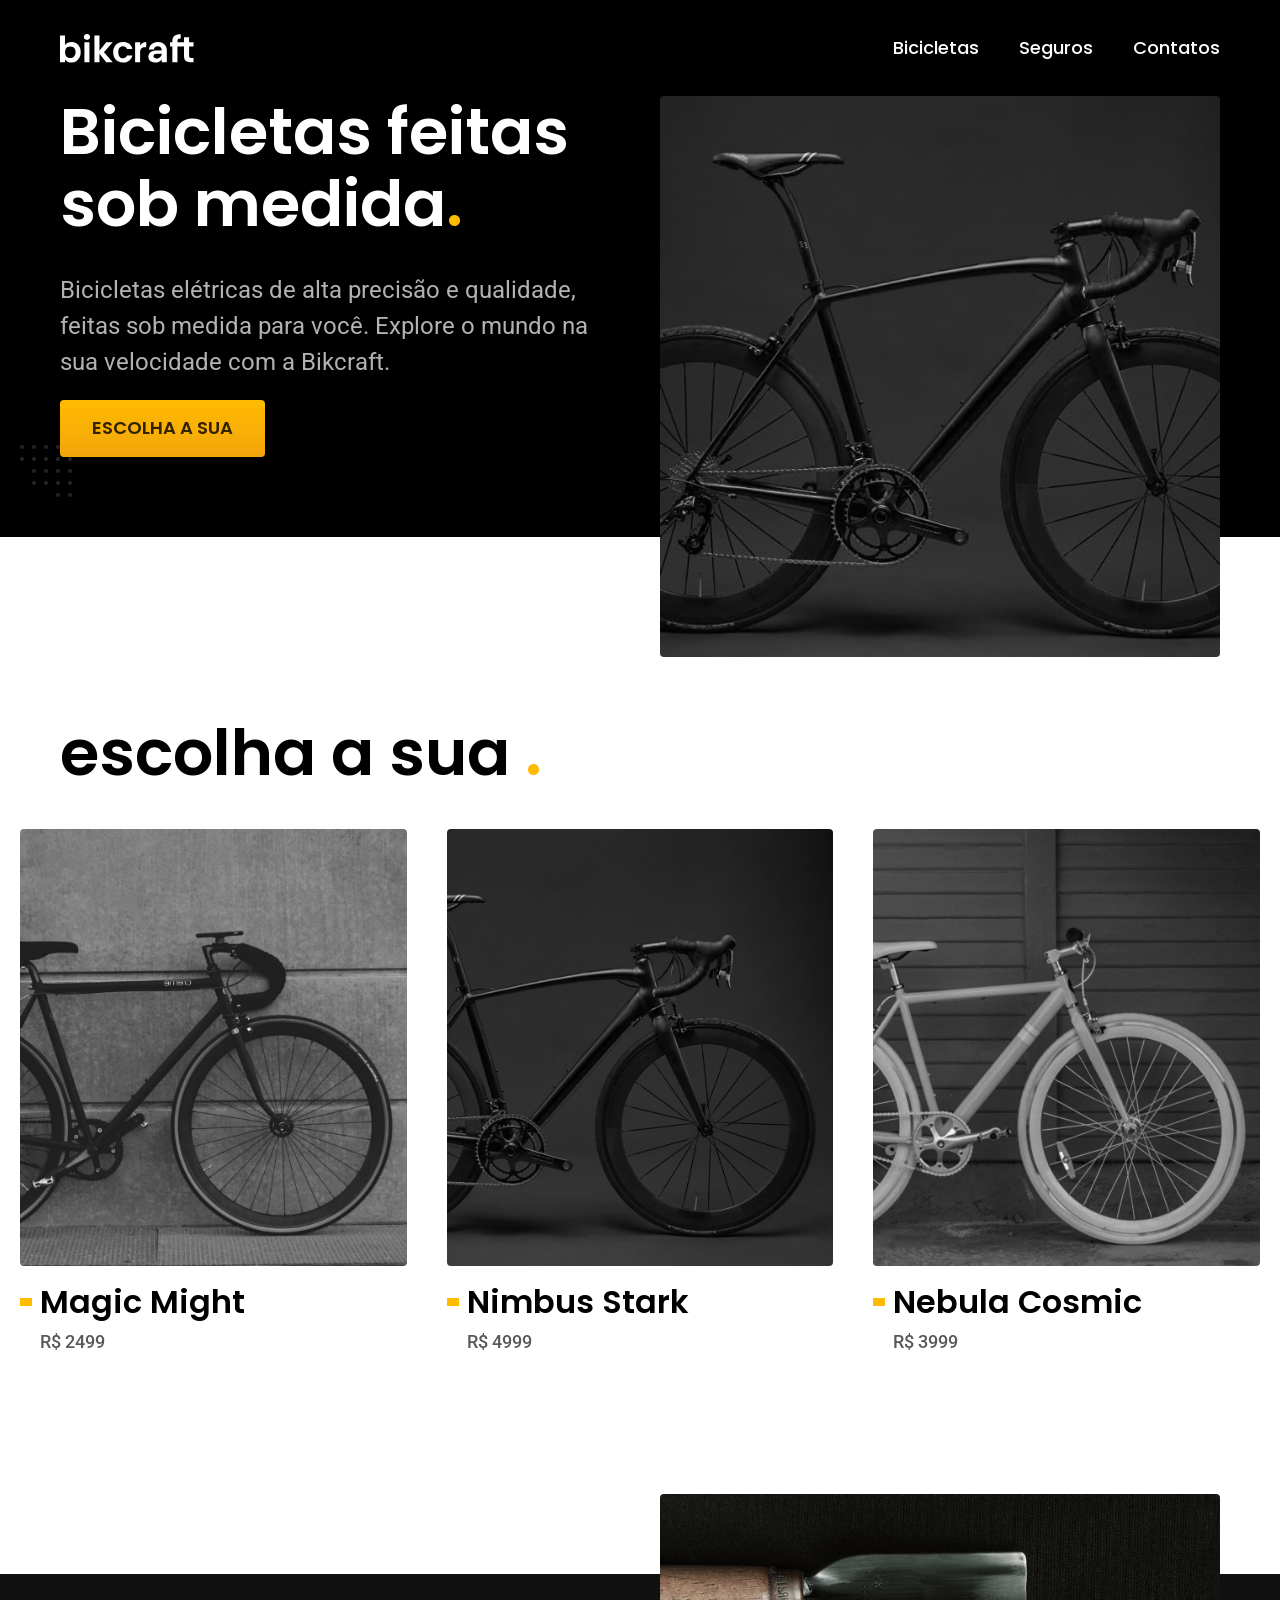
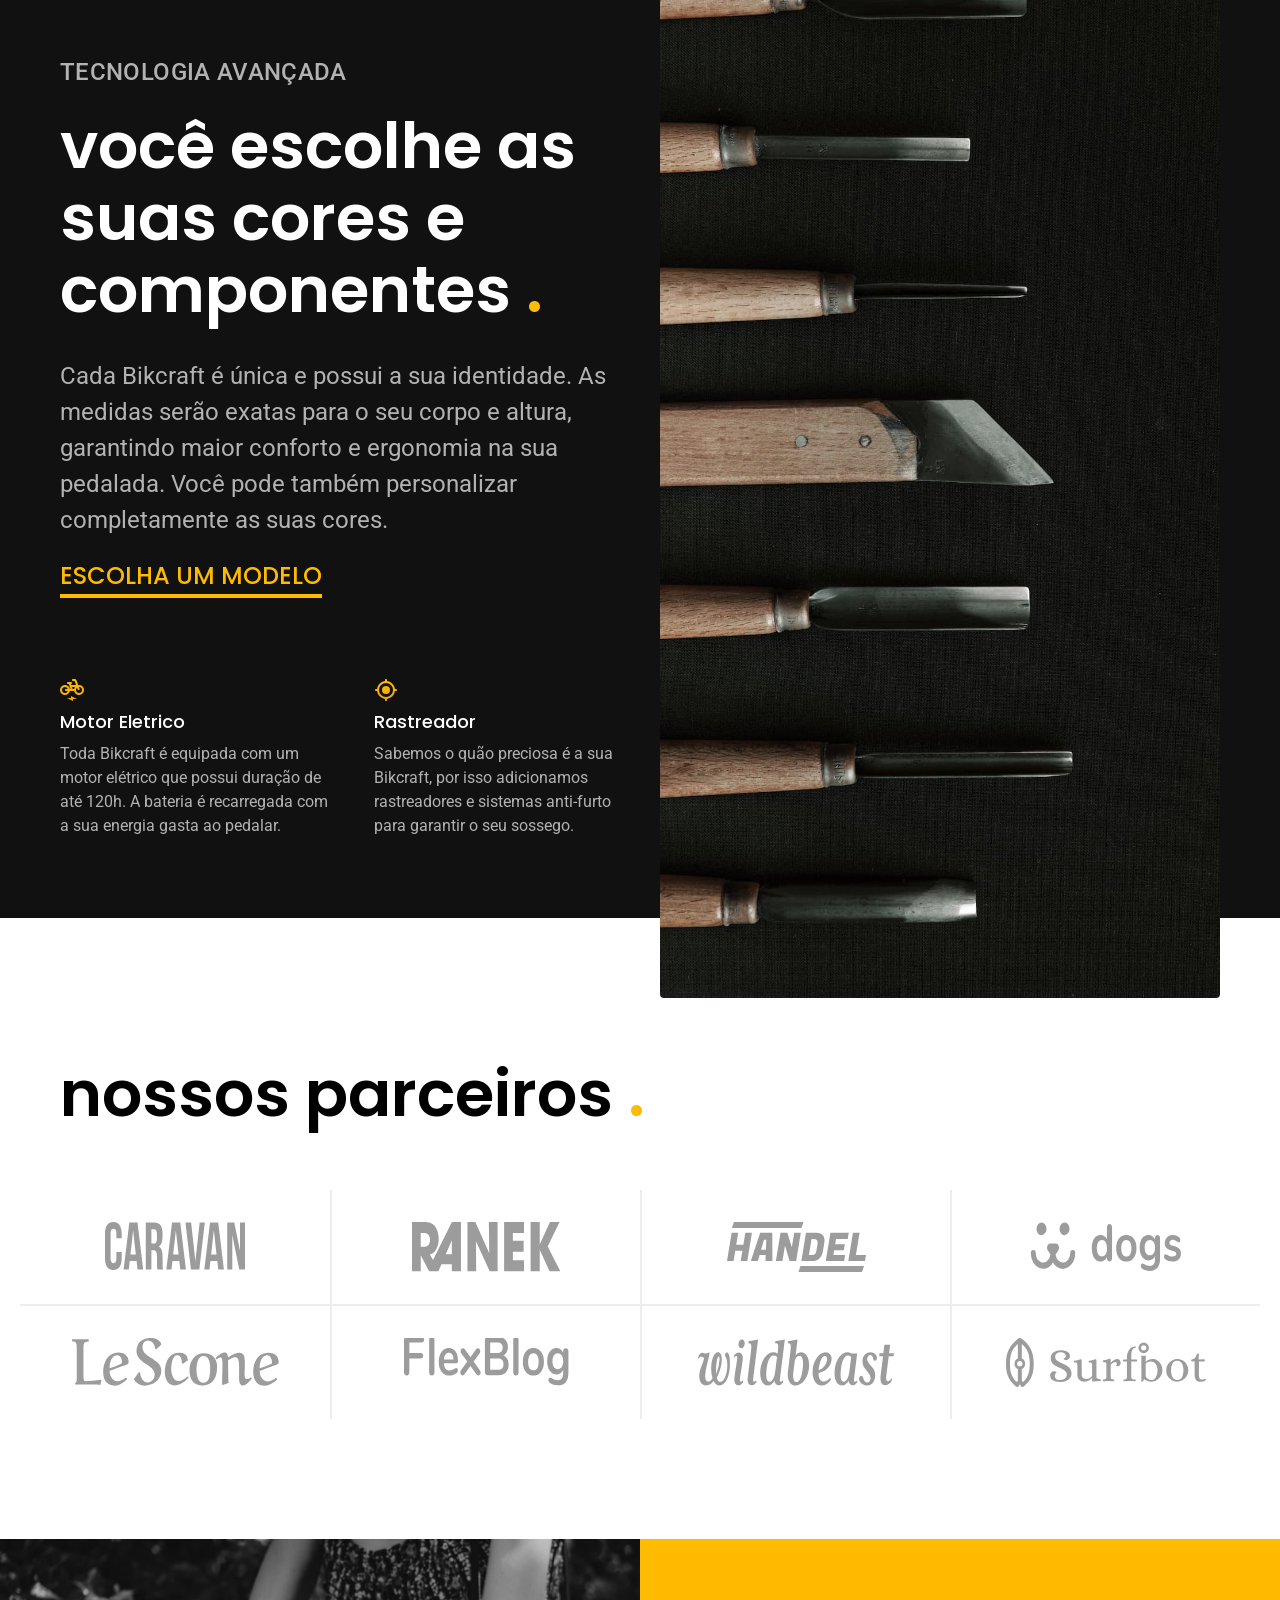
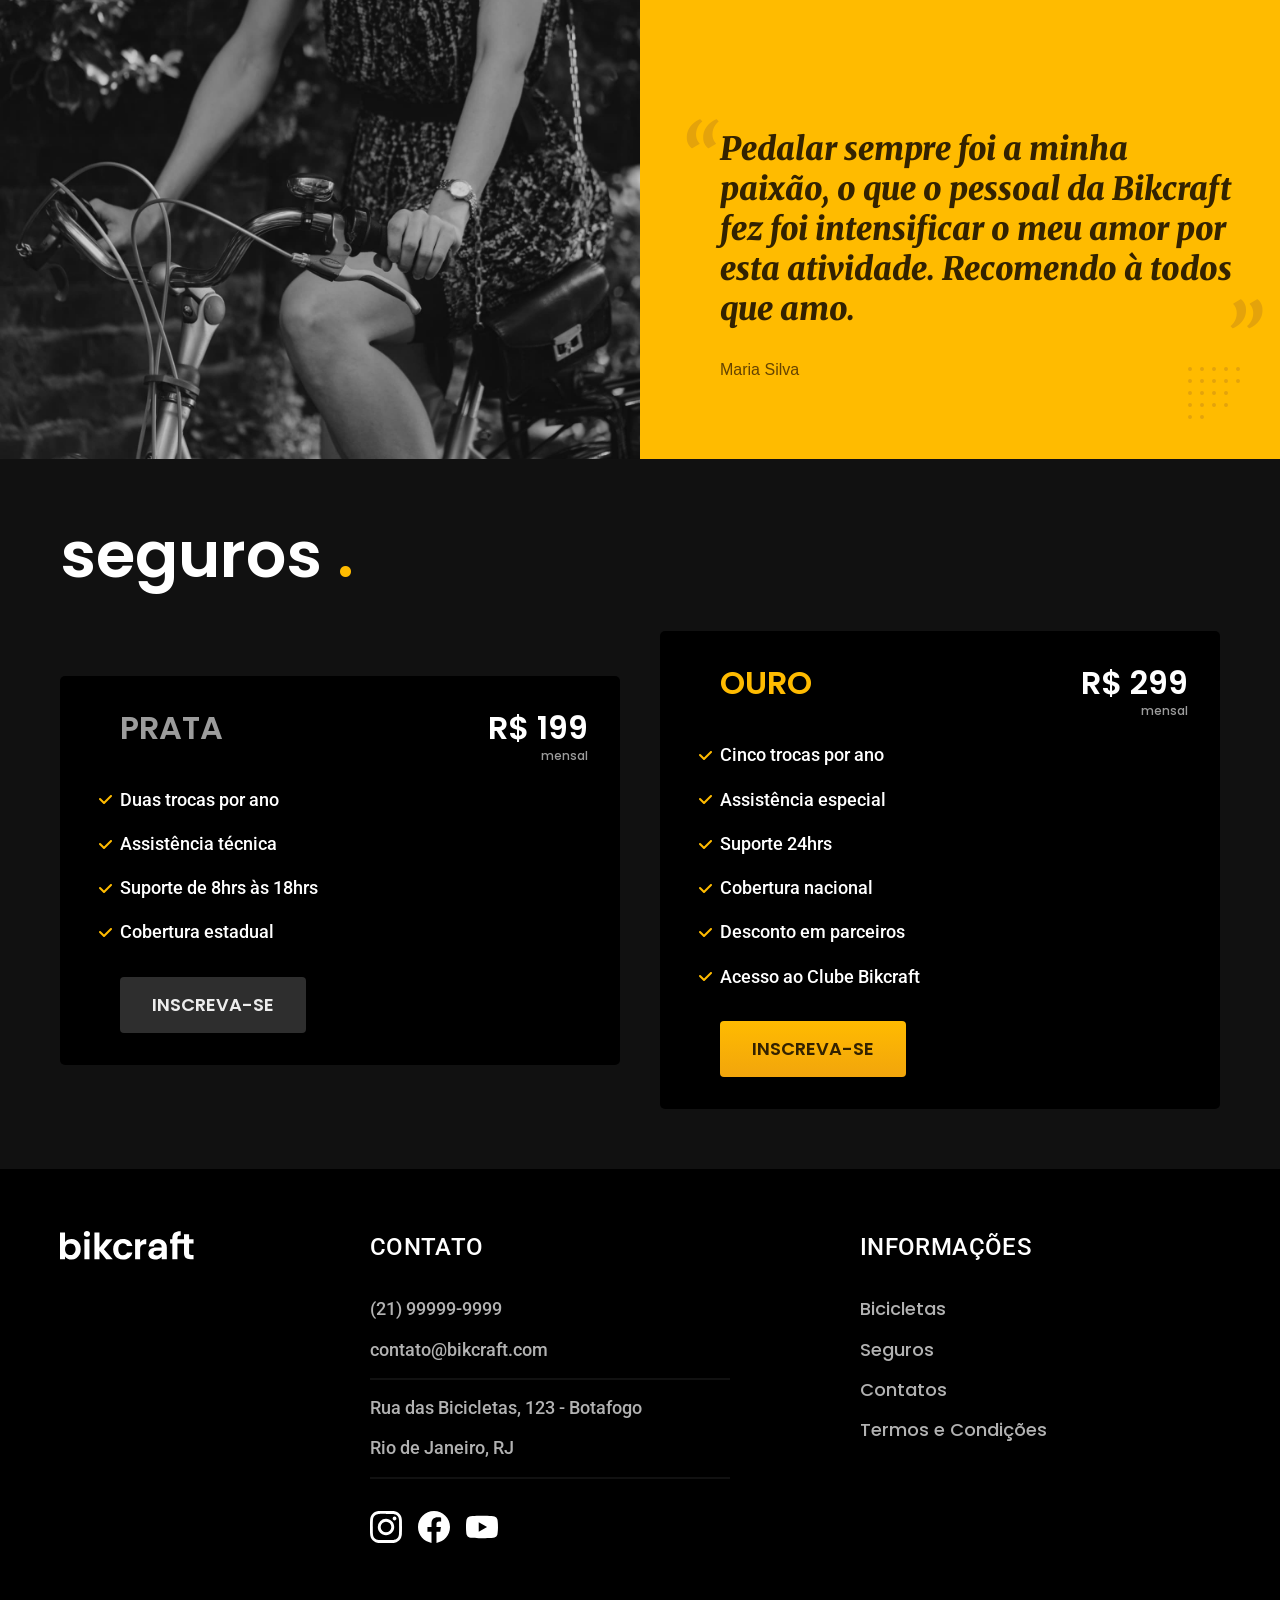
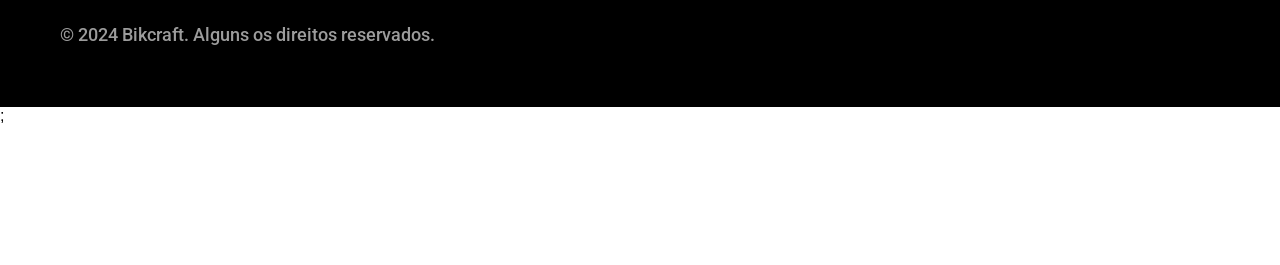
<file: index.html>
<!DOCTYPE html>
<html lang="pt-BR">
<head>
    <meta charset="UTF-8">
    <meta name="viewport" content="width=device-width, initial-scale=1.0">
    <meta name="description" content="Bicicletas elétricas de alta precisão e qualidade,  feitas sob medida para o cliente. Explore o mundo na sua velocidade com a Bikcraft.">
    <title>BikCraft - Bicicletas Elétricas</title>
    <link rel="preload" href="./css/style.min.css" as="style">
    <link rel="stylesheet" href="./css/style.min.css">
    <link rel="icon" href="./favicon.svg" type="image/svg+xml"> 
    <link rel="preconnect" href="https://fonts.googleapis.com">
    <link rel="preconnect" href="https://fonts.gstatic.com" crossorigin>
    <link href="https://fonts.googleapis.com/css2?family=Poppins:wght@400;600&family=Roboto:ital,wght@0,400..500;1,400..500&family=Merriweather:ital,opsz,wght@1,18..144,900&display=swap" rel="stylesheet">
    <script>document.documentElement.classList.add('js');</script>
</head>
<body id="home">
    <header class="header-bg">
        <div class="header container">
            <a class="header-logo" href="./"><img src="./img/bikcraft.svg" width="136" height="32" alt="BikCraft"></a>
            <nav aria-label="primaria">
                <ul class="header-menu font-1-m cor-0">
                    <li><a href="./bicicletas.html">Bicicletas</a></li>
                    <li><a href="./seguros.html">Seguros</a></li>
                    <li><a href="./contatos.html">Contatos</a></li>  
                </ul>   
            </nav>
        </div>
    </header>
    <main class="introducao-bg">
        <div class="introducao container">
            <div class="introducao-conteudo">
                <h1 class="font-1-xxl cor-0 fadeInDown" data-anime="200">Bicicletas feitas sob medida<span class="cor-p1">.</span></h1>
                <p class="font-2-l cor-5 fadeInDown" data-anime="400">Bicicletas elétricas de alta precisão e qualidade, feitas sob medida para você. Explore o mundo na sua velocidade com a Bikcraft.</p>
                <a class="btn fadeInDown" href="./bicicletas.html" data-anime="600">Escolha a sua</a>
            </div>
            <picture class="introducao-img fadeInDown" data-anime="800">
                <source media="(max-width: 800px)" srcset="./img/bicicletas/nimbus.jpg">
                <img src="./img/fotos/introducao.jpg" width="1280" height="1600" alt="Bicleta elátrica preta.">
            </picture>
        </div>
    </main>
    <article class="bicicletas-lista">
        <h2 class="container font-1-xxl">escolha a sua <span class="cor-p1">.</span></h2>
        <ul>
            <li>
                <a href="./bicicletas/magic.html">
                    <img src="./img/bicicletas/magic-home.jpg" width="920" height="1040" alt="Bicleta elátrica preta.">
                    <h3 class="font-1-xl">Magic Might</h3>
                    <span class="font-2-m cor-8">R$ 2499</span>
                </a>
            </li>
            <li>
                <a href="./bicicletas/nimbus.html">
                    <img src="./img/bicicletas/nimbus-home.jpg" width="920" height="1040" alt="Bicleta elátrica pricipal.">
                    <h3 class="font-1-xl">Nimbus Stark</h3>
                    <span class="font-2-m cor-8">R$ 4999</span>
                </a>
            </li>
            <li>
                <a href="./bicicletas/nebula.html">
                    <img src="./img/bicicletas/nebula-home.jpg" width="920" height="1040" alt="Bicleta elátrica braca.">
                    <h3 class="font-1-xl">Nebula Cosmic</h3>
                    <span class="font-2-m cor-8">R$ 3999</span>
                </a>
            </li>
        </ul>
    </article>
    <article class=" tecnologia-bg">
        <div class="tecnologia container">
            <div class="tecnologia-conteudo">
                <span class="font-2-l-b cor-5">Tecnologia Avançada</span>
                <h2 class="font-1-xxl cor-0">você escolhe as suas cores e componentes <span class="cor-p1">.</span></h2>
                <p class="font-2-l cor-5">Cada Bikcraft é única e possui a sua identidade. As medidas serão exatas para o seu corpo e altura, garantindo maior conforto e ergonomia na sua pedalada. Você pode também personalizar completamente as suas cores.</p>
                <a class ="link" href="./bicicletas.html">Escolha um modelo</a>
                <div class="tecnologia-vantagens">
                    <div>
                        <img src="./img/icones/eletrica.svg" width="24" height="24" alt="Ícone de uma bicicleta elétrica.">
                        <h3 class="font-1-m cor-0">Motor Eletrico</h3>
                        <p class="font-2-s cor-5">Toda Bikcraft é equipada com um motor elétrico que possui duração de até 120h. A bateria é recarregada com a sua energia gasta ao pedalar.</p>
                    </div>
                    <div>
                        <img src="./img/icones/rastreador.svg" width="24" height="24" alt="Ícone de rastreador.">
                        <h3 class="font-1-m cor-0">Rastreador</h3>
                        <p class="font-2-s cor-5">Sabemos o quão preciosa é a sua Bikcraft, por isso adicionamos rastreadores e sistemas anti-furto para garantir o seu sossego.</p>
                    </div>
                </div>
            </div>
            <div class="tecnologia-img">
                <img src="./img/fotos/tecnologia.jpg" width="1280" height="1920" alt="Bicleta elátrica preta."> 
            </div>
        </div>
    </article>
    <section class="parceiros" aria-label="Nossos Parceiros"> 
        <h2 class="container font-1-xxl">nossos parceiros <span class="cor-p1">.</span></h2>
        <ul>
            <li>
                <img src="./img/parceiros/caravan.svg" width="140" height="38" alt="Caravan">
            </li>
            <li>
                <img src="./img/parceiros/ranek.svg" width="149" height="36" alt="Ranek">
            </li>
            <li>
                <img src="./img/parceiros/handel.svg" width="139" height="50" alt="Handel">
            </li>
            <li>
                <img src="./img/parceiros/dogs.svg" width="152" height="39" alt="Dogs">
            </li>
            <li>
                <img src="./img/parceiros/lescone.svg" width="208" height="41"alt="Lesconde">
            </li>
            <li>
                <img src="./img/parceiros/flexblog.svg" width="165" height="38" alt="Flexblog">
            </li>
            <li>
                <img src="./img/parceiros/wildbeast.svg" width="196" height="34" alt="Wildbeast">
            </li>
            <li>
                <img src="./img/parceiros/surfbot.svg" width="200" height="49" alt="Surfbot">
            </li>
        </ul>
    </section>
    <section class="depoimento" aria-label="Depoimento">
        <div>
            <img src="./img/fotos/depoimento.jpg" width="1560" height="1360" alt="Foto de uma mulher andando de bicicleta.">
        </div>
        <div class="depoimento-conteudo">
            <blockquote class="font-1-xl cor-p5">
                <p>
                    Pedalar sempre foi a minha paixão, o que o pessoal da Bikcraft fez foi intensificar o meu amor por esta atividade. Recomendo à todos que amo.
                </p>
            </blockquote>
            <span class="font-2-m-b cor-p4">Maria Silva</span>
    </section>
    <article class="seguros-bg">
        <div class="seguros container">
            <h2 class="font-1-xxl cor-0">seguros <span class="cor-p1">.</span></h2>
            <div class="seguros-item">
                <h3 class="font-1-xl cor-6">PRATA</h3>
                <span class="font-1-xl cor-0">R$ 199 <span class="font-1-xs cor-6">mensal</span></span>
                <ul class="font-2-m cor-0">
                    <li>Duas trocas por ano</li>
                    <li>Assistência técnica</li>
                    <li>Suporte de 8hrs às 18hrs</li>
                    <li>Cobertura estadual</li>
                </ul>
                <a class="btn secundario" href="./orcamento.html">Inscreva-se</a>
            </div>
            <div class="seguros-item">
                <h3 class="font-1-xl cor-p1">OURO</h3>
                <span class="font-1-xl cor-0">R$ 299 <span class="font-1-xs cor-6">mensal</span></span>
                <ul class="font-2-m cor-0">
                    <li>Cinco trocas por ano</li>
                    <li>Assistência especial</li>
                    <li>Suporte 24hrs</li>
                    <li>Cobertura nacional</li>
                    <li>Desconto em parceiros</li>
                    <li>Acesso ao Clube Bikcraft</li>
                </ul>
                <a class="btn" href="./orcamento.html">Inscreva-se</a>
            </div>
        </div>
    </article>

    <footer class="footer-bg">
        <div class="footer container">
            <div class="footer-logo">
                <img src="./img/bikcraft.svg" width="136" height="32" alt="BikCraft">
            </div>
            <div class="footer-contato">
                <h3 class="font-2-l-b cor-0">Contato</h3>
                <ul class="font-2-m cor-5">
                    <li><a href="tel:+5521999999999">(21) 99999-9999</a></li>
                    <li><a href="mailto:contato@bikcraft.com">contato@bikcraft.com</a></li>
                    <li><a href="https://goo.gl/maps/xyz" target="_blank">Rua das Bicicletas, 123 - Botafogo</a></li>
                    <li>Rio de Janeiro, RJ</li>
                </ul>
                <div class="footer-redes">
                    <a href="./" target="_blank"><img src="./img/redes/instagram.svg" width="32" height="32" alt="Instagram"></a>
                    <a href="./" target="_blank"><img src="./img/redes/facebook.svg" width="32" height="32" alt="Facebook"></a>
                    <a href="./" target="_blank"><img src="./img/redes/youtube.svg" width="32" height="32" alt="YouTube"></a>
                </div>
            </div>
            <div class="footer-informacoes">
                <h3 class="font-2-l-b cor-0">Informações</h3>
                <nav class="footer-nav" aria-label="secundaria">
                    <ul class="footer-menu font-1-m cor-5">
                        <li><a href="./bicicletas.html">Bicicletas</a></li>
                        <li><a href="./seguros.html">Seguros</a></li>
                        <li><a href="./contatos.html">Contatos</a></li>
                        <li><a href="./termos.html">Termos e Condições</a></li>
                    </ul> 
                </nav>
            </div>
            <p class="font-2-m cor-6 footer-copy">© 2024 Bikcraft. Alguns os direitos reservados.</p>
        </div>
    </footer>
    <script src="./js/plugins/simple-anime.js"></script>;
    <script src="./js/script.js"></script>
</body>
</html>
</file>
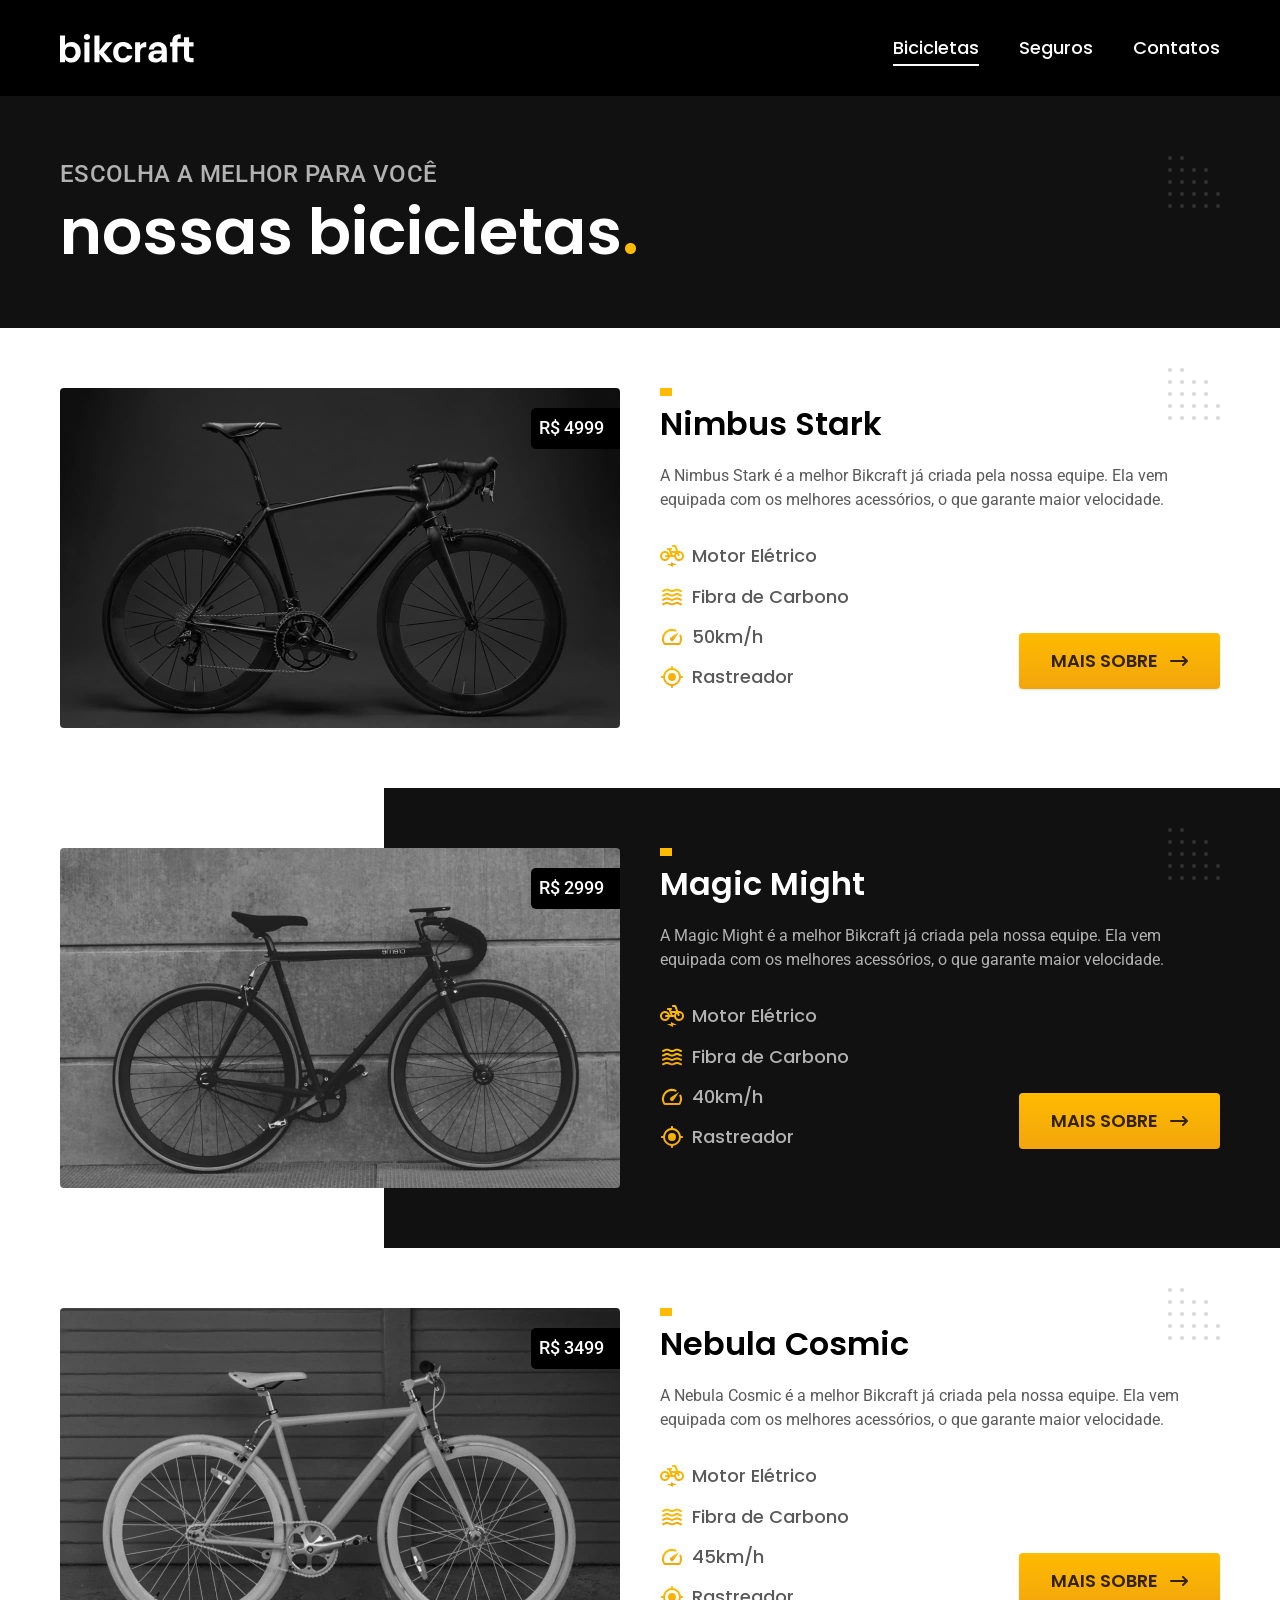
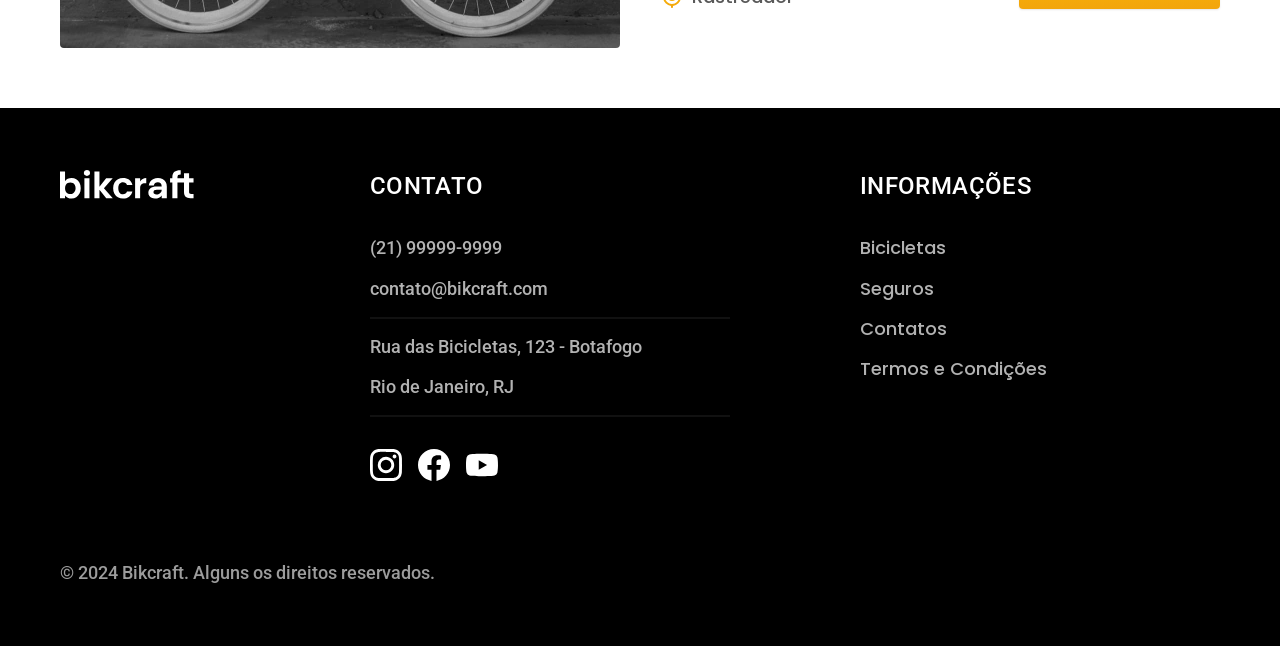
<file: bicicletas.html>
<!DOCTYPE html>
<html lang="pt-BR">
<head>
    <meta charset="UTF-8">
    <meta name="viewport" content="width=device-width, initial-scale=1.0">
    <meta name="description" content="Bicicletas.">
    <title>Bicicletas | BikCraft</title>
    <link rel="preload" href="./css/style.min.css" as="style">
        <link rel="stylesheet" href="./css/style.min.css">
    <link rel="icon" href="./favicon.svg" type="image/svg+xml"> 
    <link rel="preconnect" href="https://fonts.googleapis.com">
    <link rel="preconnect" href="https://fonts.gstatic.com" crossorigin>
    <link href="https://fonts.googleapis.com/css2?family=Poppins:wght@400;600&family=Roboto:ital,wght@0,400..500;1,400..500&family=Merriweather:ital,opsz,wght@1,18..144,900&display=swap" rel="stylesheet">
    <script>document.documentElement.classList.add('js');</script>
</head>
<body id="bicicletas">
    <header class="header-bg">
        <div class="header container">
            <a class="header-logo" href="./"><img src="./img/bikcraft.svg" alt="BikCraft"></a>
            <nav aria-label="primaria">
                <ul class="header-menu font-1-m cor-0">
                    <li><a href="./bicicletas.html">Bicicletas</a></li>
                    <li><a href="./seguros.html">Seguros</a></li>
                    <li><a href="./contatos.html">Contatos</a></li>  
                </ul>   
            </nav>
        </div>
    </header>

    <main>
        <div class="titulo-bg">
            <div class="titulo container">
                <p class="font-2-l-b cor-5">Escolha a melhor para você</p>
                <h1 class="font-1-xxl cor-0">nossas bicicletas<span class="cor-p1">.</span></h1>
            </div>
        </div>
        <div class="bicicletas container">
                <div class="bicicletas-imagem">
                    <img src="./img/bicicletas/nimbus.jpg" alt="Bicicleta preta Bikcraft.">
                    <span class="font-2-m cor-0">R$ 4999</span>
                </div>
                <div class="bicicletas-conteudo">
                    <h2 class="font-1-xl">Nimbus Stark</h2>
                    <p class="font-2-s cor-8">A Nimbus Stark é a melhor Bikcraft já criada pela nossa equipe. Ela vem equipada com os melhores acessórios, o que garante maior velocidade.</p>
                    <ul class="font-1-m cor-8">
                        <li><img src="./img/icones/eletrica.svg" alt="">Motor Elétrico</li>
                        <li><img src="./img/icones/carbono.svg" alt="">Fibra de Carbono</li>
                        <li><img src="./img/icones/velocidade.svg" alt="">50km/h</li>
                        <li><img src="./img/icones/rastreador.svg" alt="">Rastreador</li>
                    </ul>
                    <a class="btn seta" href="./bicicletas/nimbus.html">Mais sobre</a>
                </div>
            </div>
        <div class="bicicletas-bg">
            <div class="bicicletas container">
                    <div class="bicicletas-imagem">
                        <img src="./img/bicicletas/magic.jpg" alt="Bicicleta cinza Bikcraft.">
                        <span class="font-2-m cor-0">R$ 2999</span>
                    </div>
                    <div class="bicicletas-conteudo">
                    <h2 class="font-1-xl cor-0">Magic Might</h2>
                    <p class="font-2-s cor-5">A Magic Might é a melhor Bikcraft já criada pela nossa equipe. Ela vem equipada com os melhores acessórios, o que garante maior velocidade.</p>
                    <ul class="font-1-m cor-5">
                        <li><img src="./img/icones/eletrica.svg" alt="">Motor Elétrico</li>
                        <li><img src="./img/icones/carbono.svg" alt="">Fibra de Carbono</li>
                        <li><img src="./img/icones/velocidade.svg" alt="">40km/h</li>
                        <li><img src="./img/icones/rastreador.svg" alt="">Rastreador</li>
                    </ul>
                    <a class="btn seta" href="./bicicletas/magic.html">Mais sobre</a>
                </div>
            </div>
        </div>
        <div class="bicicletas container">
                <div class="bicicletas-imagem">
                    <img src="./img/bicicletas/nebula.jpg" alt="Bicicleta branca Bikcraft.">
                    <span class="font-2-m cor-0">R$ 3499</span>
                </div>
                <div class="bicicletas-conteudo">
                    <h2 class="font-1-xl">Nebula Cosmic</h2>
                    <p class="font-2-s cor-8">A Nebula Cosmic é a melhor Bikcraft já criada pela nossa equipe. Ela vem equipada com os melhores acessórios, o que garante maior velocidade.</p>
                    <ul class="font-1-m cor-8">
                        <li><img src="./img/icones/eletrica.svg" alt="">Motor Elétrico</li>
                        <li><img src="./img/icones/carbono.svg" alt="">Fibra de Carbono</li>
                        <li><img src="./img/icones/velocidade.svg" alt="">45km/h</li>
                        <li><img src="./img/icones/rastreador.svg" alt="">Rastreador</li>
                    </ul>
                    <a class="btn seta" href="./bicicletas/nebula.html">Mais sobre</a>
                </div>
        </div>
    </main>

    <footer class="footer-bg">
        <div class="footer container">
            <div class="footer-logo">
                <img src="./img/bikcraft.svg" alt="BikCraft">
            </div>
            <div class="footer-contato">
                <h3 class="font-2-l-b cor-0">Contato</h3>
                <ul class="font-2-m cor-5">
                    <li><a href="tel:+5521999999999">(21) 99999-9999</a></li>
                    <li><a href="mailto:contato@bikcraft.com">contato@bikcraft.com</a></li>
                    <li><a href="https://goo.gl/maps/xyz" target="_blank">Rua das Bicicletas, 123 - Botafogo</a></li>
                    <li>Rio de Janeiro, RJ</li>
                </ul>
                <div class="footer-redes">
                    <a href="./" target="_blank"><img src="./img/redes/instagram.svg" alt="Instagram"></a>
                    <a href="./" target="_blank"><img src="./img/redes/facebook.svg" alt="Facebook"></a>
                    <a href="./" target="_blank"><img src="./img/redes/youtube.svg" alt="YouTube"></a>
                </div>
            </div>
            <div class="footer-informacoes">
                <h3 class="font-2-l-b cor-0">Informações</h3>
                <nav class="footer-nav" aria-label="secundaria">
                    <ul class="footer-menu font-1-m cor-5">
                        <li><a href="./bicicletas.html">Bicicletas</a></li>
                        <li><a href="./seguros.html">Seguros</a></li>
                        <li><a href="./contatos.html">Contatos</a></li>
                        <li><a href="./termos.html">Termos e Condições</a></li>
                    </ul> 
                </nav>
            </div>
            <p class="font-2-m cor-6 footer-copy">© 2024 Bikcraft. Alguns os direitos reservados.</p>
        </div>
    </footer>
    <script src="./js/script.js"></script>
</body>
</html>
</file>
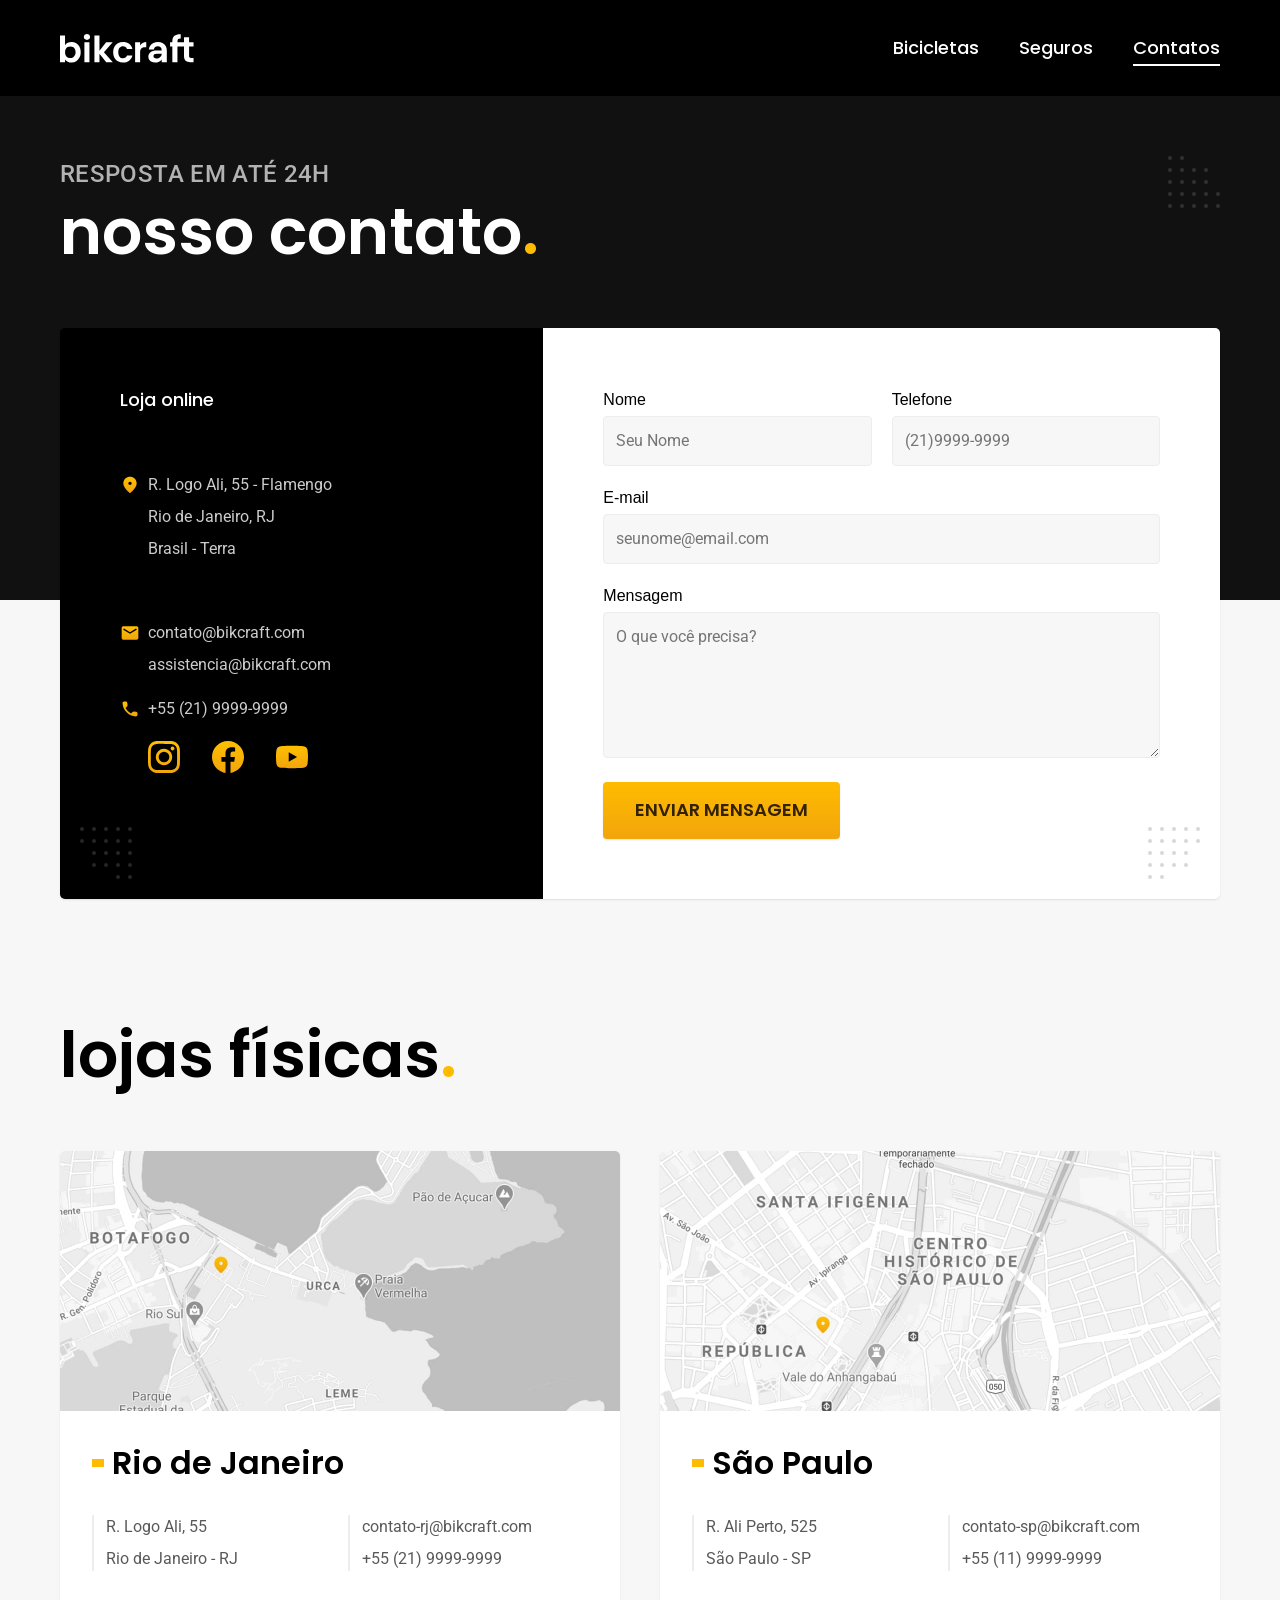
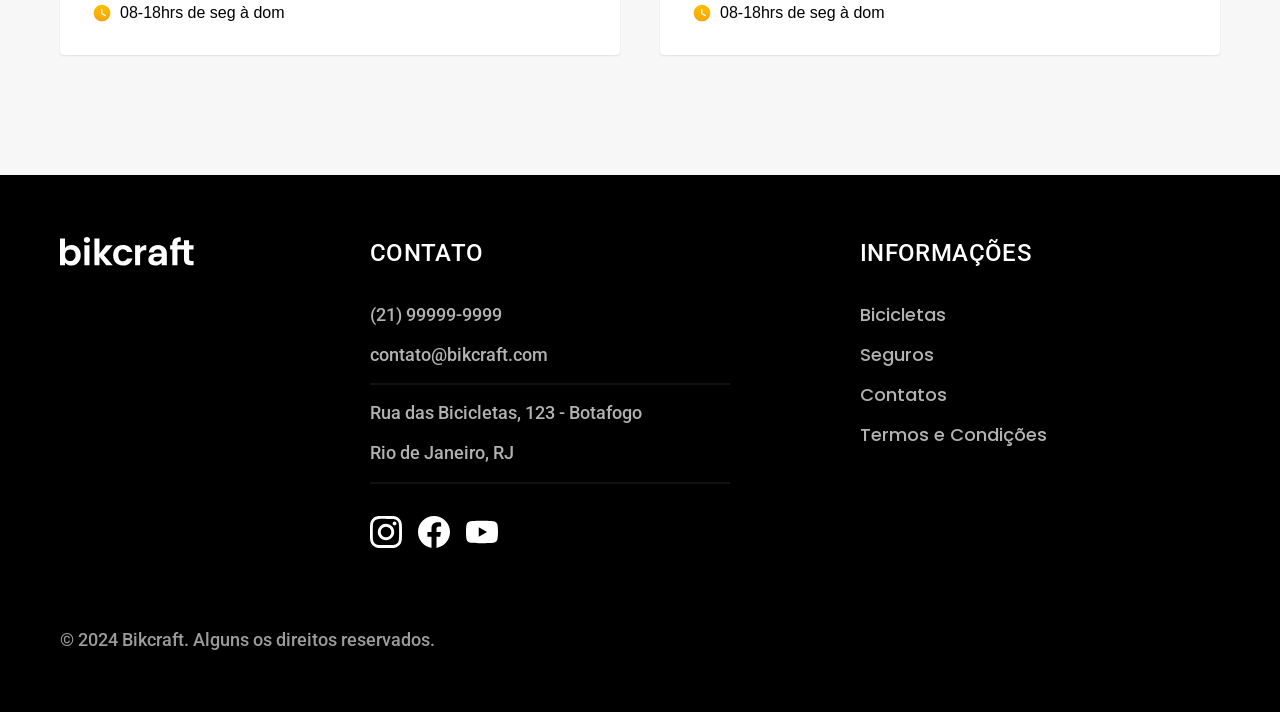
<file: contatos.html>
<!DOCTYPE html>
<html lang="pt-BR">
<head>
    <meta charset="UTF-8">
    <meta name="viewport" content="width=device-width, initial-scale=1.0">
    <meta name="description" content="Contatos.">
    <title>Contatos| BikCraft</title>
    <link rel="preload" href="./css/style.min.css" as="style">
        <link rel="stylesheet" href="./css/style.min.css">
    <link rel="icon" href="./favicon.svg" type="image/svg+xml"> 
    <link rel="preconnect" href="https://fonts.googleapis.com">
    <link rel="preconnect" href="https://fonts.gstatic.com" crossorigin>
    <link href="https://fonts.googleapis.com/css2?family=Poppins:wght@400;600&family=Roboto:ital,wght@0,400..500;1,400..500&family=Merriweather:ital,opsz,wght@1,18..144,900&display=swap" rel="stylesheet">
    <script>document.documentElement.classList.add('js');</script>
</head>
<body id="contato">
    <header class="header-bg">
        <div class="header container">
            <a class="header-logo" href="./"><img src="./img/bikcraft.svg" alt="BikCraft"></a>
            <nav aria-label="primaria">
                <ul class="header-menu font-1-m cor-0">
                    <li><a href="./bicicletas.html">Bicicletas</a></li>
                    <li><a href="./seguros.html">Seguros</a></li>
                    <li><a href="./contatos.html">Contatos</a></li>  
                </ul>   
            </nav>
        </div>
    </header>

    <main>
        <div class="titulo-bg">
            <div class="titulo container">
                <p class="font-2-l-b cor-5">Resposta em até 24h</p>
                <h1 class="font-1-xxl cor-0">nosso contato<span class="cor-p1">.</span></h1>
            </div>
        </div>
        <div class="contatos container">
            <section class="contatos-dados" aria-label="Endereço"> 
                        <h2 class="font-1-m cor-0">Loja online</h2>
                        <div class="contatos-endereco font-2-s cor-4">
                            <p>R. Logo Ali, 55 - Flamengo</p>
                            <p>Rio de Janeiro, RJ</p>
                            <p>Brasil - Terra</p>
                        </div>
                        <address class="contatos-meios font-2-s cor-4">
                            <a href="mailto:contato@bikcraft.com">contato@bikcraft.com</a>
                            <a href="mailto:assistencia@bikcraft.com">assistencia@bikcraft.com</a>
                            <a href="tel:+552199999999">+55 (21) 9999-9999</a>
                        </address>
                        <div class="contatos-redes">
                            <a href="./" target="_blank"><img src="./img/redes/instagram-p.svg" alt="Instagram"></a>
                            <a href="./" target="_blank"><img src="./img/redes/facebook-p.svg" alt="Facebook"></a>
                            <a href="./" target="_blank"><img src="./img/redes/youtube-p.svg" alt="YouTube"></a>
                        </div>
            </section>
            <section class="contatos-formulario" aria-label="Formulário">
                <form class="form" action="./contatos.html">
                    <div>
                        <label for="nome">Nome</label>
                        <input type="text" id="nome" name="nome" placeholder="Seu Nome">
                    </div>
                    <div>
                        <label for="telefone">Telefone</label>
                        <input type="text" id="telefone" name="telefone" placeholder="(21)9999-9999">
                    </div>
                    <div class="col-2">
                        <label for="email">E-mail</label>
                        <input type="email" id="email" name="email" placeholder="seunome@email.com">
                    </div>
                    <div class="col-2">
                        <label for="mensagem">Mensagem</label>
                        <textarea rows="5" id="mensagem" name="mensagem" placeholder="O que você precisa?"></textarea>
                    </div>
                    <button class="btn col-2">Enviar Mensagem</button>
                </form>
            </section>
        </div>
        <article class="lojas container">
            <h2 class="font-1-xxl">lojas físicas<span class="cor-p1">.</span></h2>
            <div class="lojas-item">
                <img src="./img/lojas/rj.jpg" alt="mapa marcando a loja do rio em Rua Logo Ali, 55. RJ"> 
                <div class="lojas-conteudo">
                    <h3 class="font-1-xl">Rio de Janeiro</h3>
                    <div class="lojas-dados font-2-s cor-8">
                    <p>R. Logo Ali, 55</p>
                    <p>Rio de Janeiro - RJ</p>
                    </div>
                    <div class="lojas-dados font-2-s cor-8">
                    <a href="mailto:contato-rj@bikcraft.com">contato-rj@bikcraft.com</a>
                    <a href="tel:+552199999999">+55 (21) 9999-9999</a>
                    </div>
                    <p class="lojas-horario"><img src="./img/icones/horario.svg" alt="">08-18hrs de seg à dom</>
                </div>
            </div>
            <div class="lojas-item">
                <img src="./img/lojas/sp.jpg" alt="mapa marcando a loja do são paulo em Rua Ali Perto 525. SP"> 
                <div class="lojas-conteudo">
                    <h3 class="font-1-xl">São Paulo</h3>
                    <div class="lojas-dados font-2-s cor-8">
                    <p>R. Ali Perto, 525</p>
                    <p>São Paulo - SP</p>
                    </div>
                    <div class="lojas-dados font-2-s cor-8">
                    <a href="mailto:contato-sp@bikcraft.com">contato-sp@bikcraft.com</a>
                    <a href="tel:+551199999999">+55 (11) 9999-9999</a>
                    </div>
                    <p class="lojas-horario"><img src="./img/icones/horario.svg" alt="">08-18hrs de seg à dom</p>
                </div>
            </div>
        </article>

    </main>

    <footer class="footer-bg">
        <div class="footer container">
            <div class="footer-logo">
                <img src="./img/bikcraft.svg" alt="BikCraft">
            </div>
            <div class="footer-contato">
                <h3 class="font-2-l-b cor-0">Contato</h3>
                <ul class="font-2-m cor-5">
                    <li><a href="tel:+5521999999999">(21) 99999-9999</a></li>
                    <li><a href="mailto:contato@bikcraft.com">contato@bikcraft.com</a></li>
                    <li><a href="https://goo.gl/maps/xyz" target="_blank">Rua das Bicicletas, 123 - Botafogo</a></li>
                    <li>Rio de Janeiro, RJ</li>
                </ul>
                <div class="footer-redes">
                    <a href="./" target="_blank"><img src="./img/redes/instagram.svg" alt="Instagram"></a>
                    <a href="./" target="_blank"><img src="./img/redes/facebook.svg" alt="Facebook"></a>
                    <a href="./" target="_blank"><img src="./img/redes/youtube.svg" alt="YouTube"></a>
                </div>
            </div>
            <div class="footer-informacoes">
                <h3 class="font-2-l-b cor-0">Informações</h3>
                <nav class="footer-nav" aria-label="secundaria">
                    <ul class="footer-menu font-1-m cor-5">
                        <li><a href="./biciletas.html">Bicicletas</a></li>
                        <li><a href="./seguros.html">Seguros</a></li>
                        <li><a href="./contatos.html">Contatos</a></li>
                        <li><a href="./termos.html">Termos e Condições</a></li>
                    </ul> 
                </nav>
            </div>
            <p class="font-2-m cor-6 footer-copy">© 2024 Bikcraft. Alguns os direitos reservados.</p>
        </div>
    </footer>
    <script src="./js/script.js"></script>
</body>
</html>
</file>
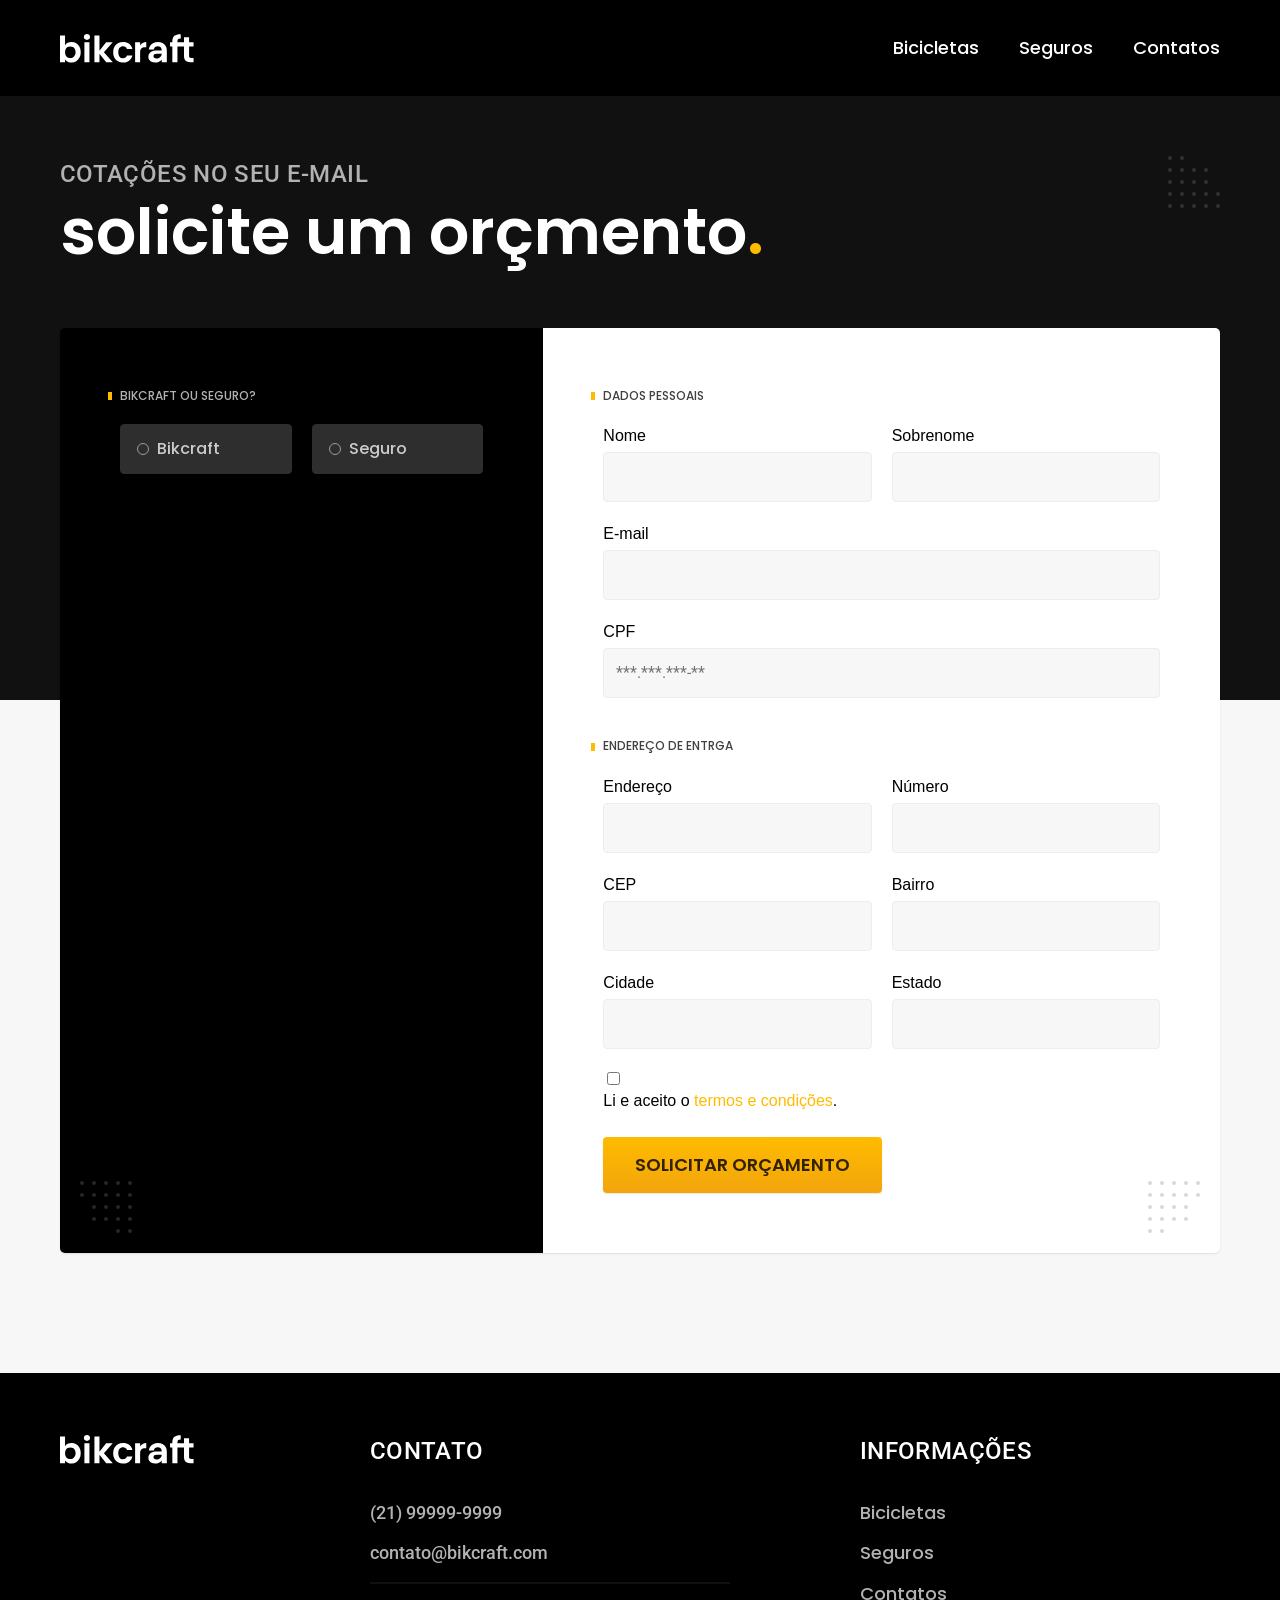
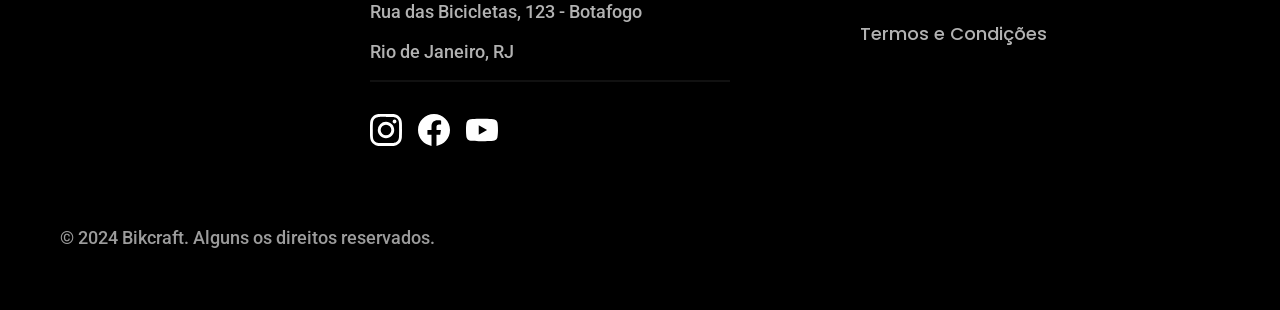
<file: orcamento.html>
<!DOCTYPE html>
<html lang="pt-BR">
<head>
    <meta charset="UTF-8">
    <meta name="viewport" content="width=device-width, initial-scale=1.0">
    <meta name="description" content="Orçamento.">
    <title>Orçamento | BikCraft</title>
    <link rel="preload" href="./css/style.min.css" as="style">
        <link rel="stylesheet" href="./css/style.min.css">
    <link rel="icon" href="./favicon.svg" type="image/svg+xml"> 
    <link rel="preconnect" href="https://fonts.googleapis.com">
    <link rel="preconnect" href="https://fonts.gstatic.com" crossorigin>
    <link href="https://fonts.googleapis.com/css2?family=Poppins:wght@400;600&family=Roboto:ital,wght@0,400..500;1,400..500&family=Merriweather:ital,opsz,wght@1,18..144,900&display=swap" rel="stylesheet">
    <script>document.documentElement.classList.add('js');</script>
</head>
<body id="orcamento">
    <header class="header-bg">
        <div class="header container">
            <a class="header-logo" href="./"><img src="./img/bikcraft.svg" alt="BikCraft"></a>
            <nav aria-label="primaria">
                <ul class="header-menu font-1-m cor-0">
                    <li><a href="./bicicletas.html">Bicicletas</a></li>
                    <li><a href="./seguros.html">Seguros</a></li>
                    <li><a href="./contatos.html">Contatos</a></li>  
                </ul>   
            </nav>
        </div>
    </header>

    <main>
        <div class="titulo-bg">
            <div class="titulo container">
                <p class="font-2-l-b cor-5">Cotações no seu e-mail</p>
                <h1 class="font-1-xxl cor-0">solicite um orçmento<span class="cor-p1">.</span></h1>
            </div>
        </div>

        <form class="orcamento container" action="./">
            <div class="orcamento-produto">
                <h2 class="font-1-xs cor-5">Bikcraft ou Seguro?</h2>
                <input type="radio" name="tipo" value="bikcraft" id="bikcraft">
                <label for="bikcraft">Bikcraft</label>
                <input type="radio" name="tipo" value="seguro" id="seguro">
                <label for="seguro">Seguro</label>
                <div class="orcamento-conteudo" id="orcamento-bikcraft">
                    <h2 class="font-1-xs cor-5">Escolha a sua:</h2>

                    <input type="radio" name="produto" value="nimbus" id="nimbus">
                    <label for="nimbus">Nimbus Stark <span>R$ 4999</span></label>
                    <div class="orcamento-detalhes">
                        <ul class="font-1-xs cor-8">
                            <li><img src="./img/icones/eletrica.svg" alt="">Motor Elétrico</li>
                            <li><img src="./img/icones/carbono.svg" alt="">Fibra de Carbono</li>
                            <li><img src="./img/icones/velocidade.svg" alt="">50 km/h</li>
                            <li><img src="./img/icones/rastreador.svg" alt="">Rastreador</li>
                        </ul>
                        <img src="./img/bicicletas/nimbus.jpg" alt="Nimbus Stark">
                    </div>

                    <input type="radio" name="produto" value="magic" id="magic">
                    <label for="magic">Magic Might <span>R$ 2999</span></label>
                    <div class="orcamento-detalhes">
                        <ul class="font-1-xs cor-8">
                            <li><img src="./img/icones/eletrica.svg" alt="">Motor Elétrico</li>
                            <li><img src="./img/icones/carbono.svg" alt="">Fibra de Carbono</li>
                            <li><img src="./img/icones/velocidade.svg" alt="">40 km/h</li>
                            <li><img src="./img/icones/rastreador.svg" alt="">Rastreador</li>
                        </ul>
                        <img src="./img/bicicletas/magic.jpg" alt="Magic Might">
                    </div>

                    <input type="radio" name="produto" value="nebula" id="nebula">
                    <label for="nebula">Nebula Cosmic <span>R$ 3499</span></label>
                    <div class="orcamento-detalhes">
                        <ul class="font-1-xs cor-8">
                            <li><img src="./img/icones/eletrica.svg" alt="">Motor Elétrico</li>
                            <li><img src="./img/icones/carbono.svg" alt="">Fibra de Carbono</li>
                            <li><img src="./img/icones/velocidade.svg" alt="">45 km/h</li>
                            <li><img src="./img/icones/rastreador.svg" alt="">Rastreador</li>
                        </ul>
                        <img src="./img/bicicletas/nebula.jpg" alt="Nebula Cosmic">
                    </div>
                </div>
    
                <div class="orcamento-conteudo" id="orcamento-seguro">
                    <h2 class="font-1-xs cor-5">Escolha a seu plano</h2>

                    <input type="radio" name="produto" value="prata" id="prata">
                    <label for="prata">Prata <span>R$ 199</span></label>

                    <input type="radio" name="produto" value="ouro" id="ouro">
                    <label for="ouro">Ouro <span>R$ 299</span></label>

                    
                </div>
            </div>


            <div class="orcamento-dados form">
                <h2 class="font-1-xs cor-9 col-2">Dados Pessoais</h2>
                <div>
                    <label for="nome">Nome</label>
                    <input type="text" id="nome" name="nome">
                    </div>
                <div>
                    <label for="sobrenome">Sobrenome</label>
                    <input type="text" id="sobrenome" name="sobrenome" >
                </div>
                <div class="col-2">
                    <label for="email">E-mail</label>
                    <input type="email" id="email" name="email" >
                </div>
                <div class="col-2">
                    <label for="cpf">CPF</label>
                    <input type="text" id="cpf" name="cpf" placeholder="***.***.***-**">
                </div>
                <h2 class="font-1-xs cor-9 col-2">Endereço de Entrga</h2>
                <div>
                    <label for="endereco">Endereço</label>
                    <input type="text" id="endereco" name="endereco">
                </div>
                <div>
                    <label for="numero">Número</label>
                    <input type="text" id="numero" name="numero">
                </div>
                <div>
                    <label for="cep">CEP</label>
                    <input type="text" id="cep" name="cep">
                </div>
                <div>
                    <label for="bairro">Bairro</label>
                    <input type="text" id="bairro" name="bairro" >
                </div>
                <div>
                    <label for="cidade">Cidade</label>
                    <input type="text" id="cidade" name="cidade" >
                </div>
                <div>
                    <label for="estado">Estado</label>
                    <input type="text" id="estado" name="estado" >
                </div>
                <div>
                    <input type="checkbox" name="tipo1" value="termos" id="termosecondicoes">
                    <label for="termos">Li e aceito o <a class="cor-p1" href="./termos.html">termos e condições</a>.</label>
                </div>
                <button class="btn col-2">Solicitar Orçamento</button>
            </div>
        </form>
    </main>

    <footer class="footer-bg">
        <div class="footer container">
            <div class="footer-logo">
                <img src="./img/bikcraft.svg" alt="BikCraft">
            </div>
            <div class="footer-contato">
                <h3 class="font-2-l-b cor-0">Contato</h3>
                <ul class="font-2-m cor-5">
                    <li><a href="tel:+5521999999999">(21) 99999-9999</a></li>
                    <li><a href="mailto:contato@bikcraft.com">contato@bikcraft.com</a></li>
                    <li><a href="https://goo.gl/maps/xyz" target="_blank">Rua das Bicicletas, 123 - Botafogo</a></li>
                    <li>Rio de Janeiro, RJ</li>
                </ul>
                <div class="footer-redes">
                    <a href="./" target="_blank"><img src="./img/redes/instagram.svg" alt="Instagram"></a>
                    <a href="./" target="_blank"><img src="./img/redes/facebook.svg" alt="Facebook"></a>
                    <a href="./" target="_blank"><img src="./img/redes/youtube.svg" alt="YouTube"></a>
                </div>
            </div>
            <div class="footer-informacoes">
                <h3 class="font-2-l-b cor-0">Informações</h3>
                <nav class="footer-nav" aria-label="secundaria">
                    <ul class="footer-menu font-1-m cor-5">
                        <li><a href="./biciletas.html">Bicicletas</a></li>
                        <li><a href="./seguros.html">Seguros</a></li>
                        <li><a href="./contatos.html">Contatos</a></li>
                        <li><a href="./termos.html">Termos e Condições</a></li>
                    </ul> 
                </nav>
            </div>
            <p class="font-2-m cor-6 footer-copy">© 2024 Bikcraft. Alguns os direitos reservados.</p>
        </div>
    </footer>
    <script src="./js/script.js"></script>
</body>
</html>
</file>
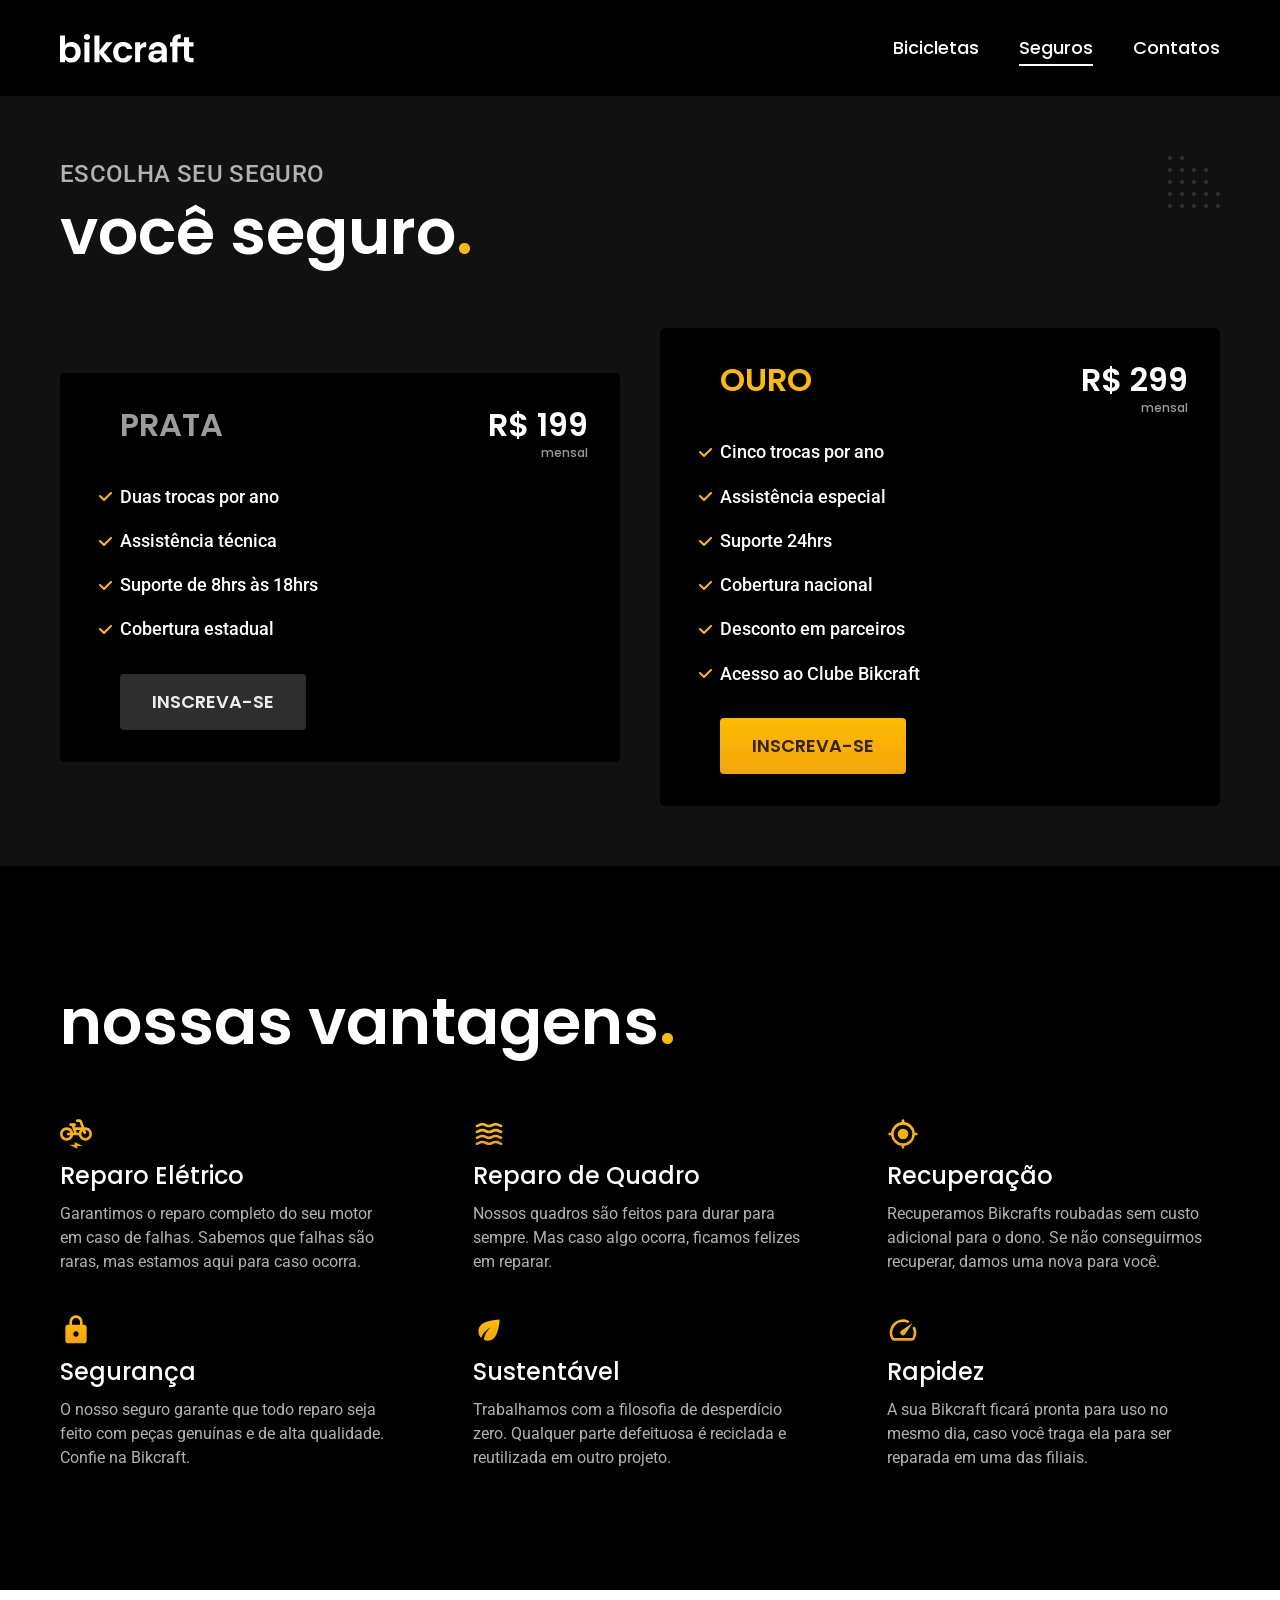
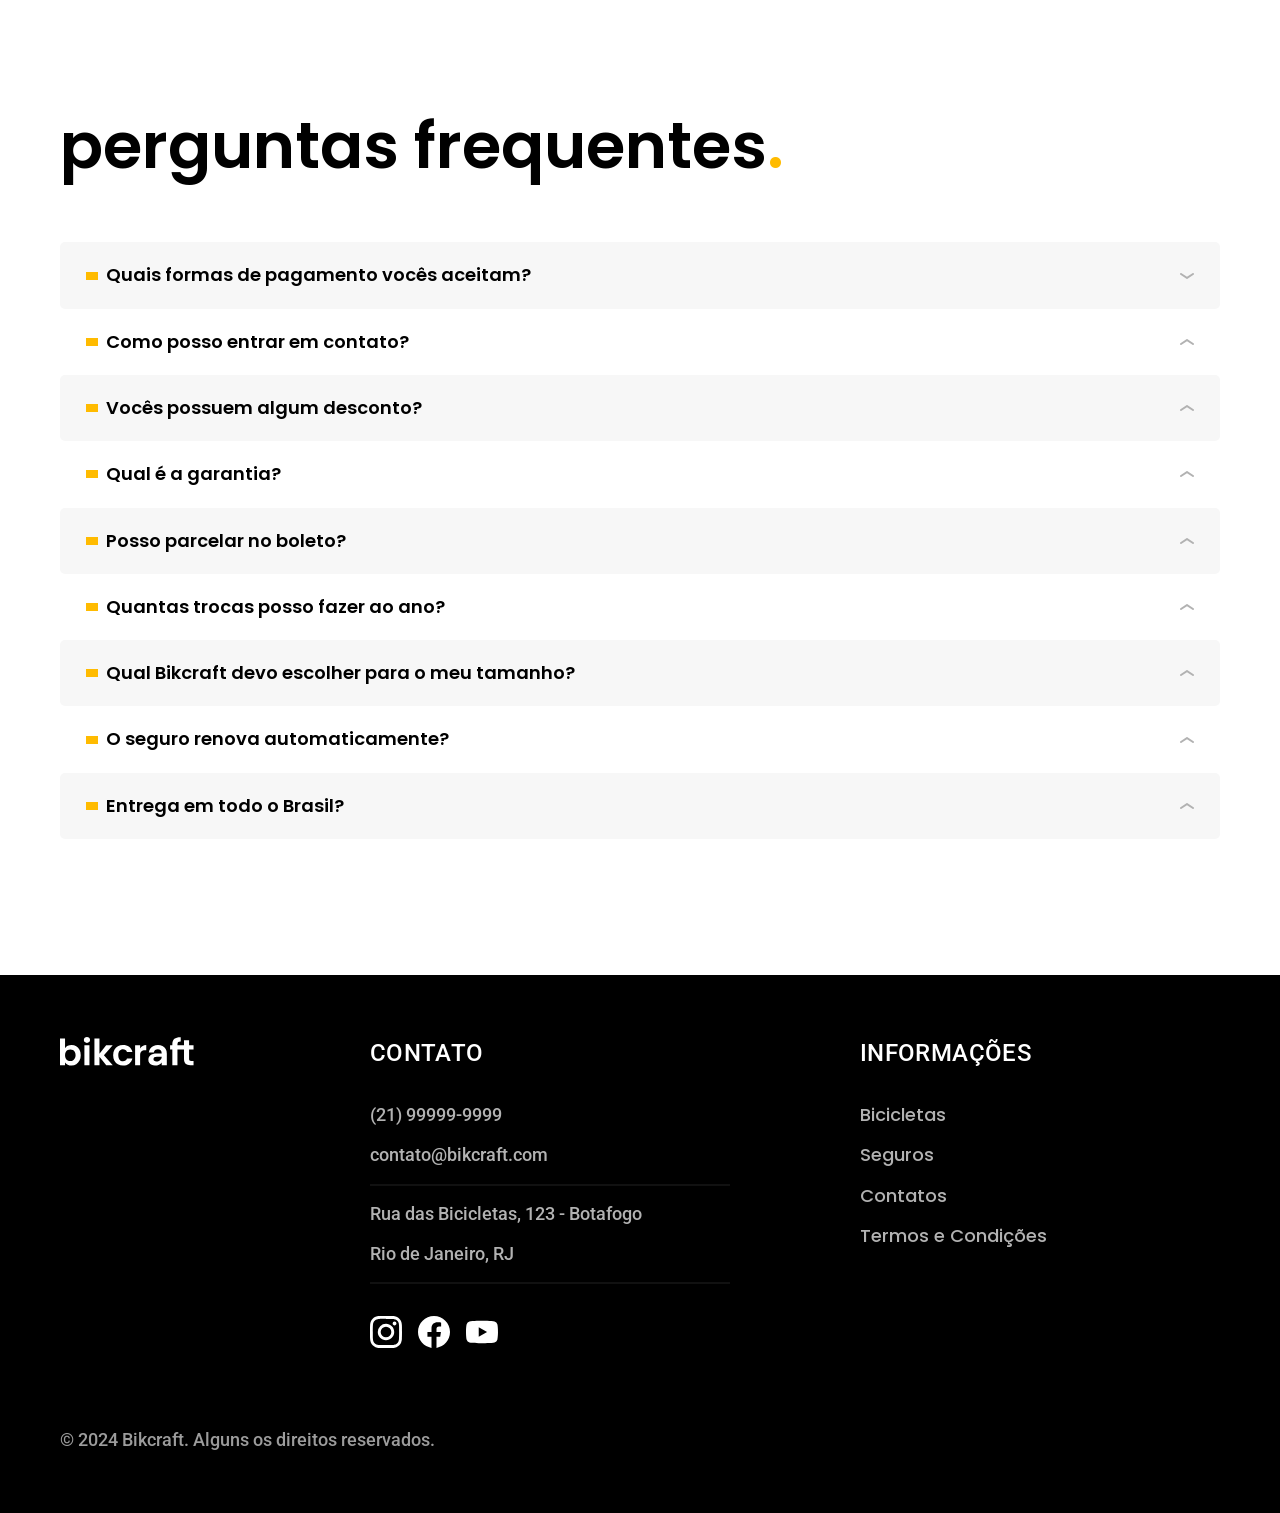
<file: seguros.html>
<!DOCTYPE html>
<html lang="pt-BR">
<head>
    <meta charset="UTF-8">
    <meta name="viewport" content="width=device-width, initial-scale=1.0">
    <meta name="description" content="Seguros.">
    <title>Seguros | BikCraft</title>
    <link rel="preload" href="./css/style.min.css" as="style">
        <link rel="stylesheet" href="./css/style.min.css">
    <link rel="icon" href="./favicon.svg" type="image/svg+xml"> 
    <link rel="preconnect" href="https://fonts.googleapis.com">
    <link rel="preconnect" href="https://fonts.gstatic.com" crossorigin>
    <link href="https://fonts.googleapis.com/css2?family=Poppins:wght@400;600&family=Roboto:ital,wght@0,400..500;1,400..500&family=Merriweather:ital,opsz,wght@1,18..144,900&display=swap" rel="stylesheet">
    <script>document.documentElement.classList.add('js');</script>
</head>
<body id="seguros">
    <header class="header-bg">
        <div class="header container">
            <a class="header-logo" href="./"><img src="./img/bikcraft.svg" alt="BikCraft"></a>
            <nav aria-label="primaria">
                <ul class="header-menu font-1-m cor-0">
                    <li><a href="./bicicletas.html">Bicicletas</a></li>
                    <li><a href="./seguros.html">Seguros</a></li>
                    <li><a href="./contatos.html">Contatos</a></li>  
                </ul>   
            </nav>
        </div>
    </header>

    <main class="seguros-bg">
        <div class="titulo-bg">
            <div class="titulo container">
                <p class="font-2-l-b cor-5">escolha seu seguro</p>
                <h1 class="font-1-xxl cor-0">você seguro<span class="cor-p1">.</span></h1>
            </div>
        </div>
        <div class="seguros container">
                <div class="seguros-item">
                    <h3 class="font-1-xl cor-6">PRATA</h3>
                    <span class="font-1-xl cor-0">R$ 199 <span class="font-1-xs cor-6">mensal</span></span>
                    <ul class="font-2-m cor-0">
                        <li>Duas trocas por ano</li>
                        <li>Assistência técnica</li>
                        <li>Suporte de 8hrs às 18hrs</li>
                        <li>Cobertura estadual</li>
                    </ul>
                    <a class="btn secundario" href="./orcamento.html?tipo=seguro&produto=prata">Inscreva-se</a>
                </div>
                <div class="seguros-item">
                    <h3 class="font-1-xl cor-p1">OURO</h3>
                    <span class="font-1-xl cor-0">R$ 299 <span class="font-1-xs cor-6">mensal</span></span>
                    <ul class="font-2-m cor-0">
                        <li>Cinco trocas por ano</li>
                        <li>Assistência especial</li>
                        <li>Suporte 24hrs</li>
                        <li>Cobertura nacional</li>
                        <li>Desconto em parceiros</li>
                        <li>Acesso ao Clube Bikcraft</li>
                    </ul>
                    <a class="btn" href="./orcamento.html?tipo=seguro&produto=ouro">Inscreva-se</a>
                </div>
        </div>
    </main>

    <article class="vantagens-bg">
        <div class="vantagens container">
            <h2 class="font-1-xxl cor-0">nossas vantagens<span class="cor-p1">.</span></h2>
            <ul class="font-1-m cor-0">
                <li>
                    <img src="./img/icones/eletrica.svg">
                    <h3 class="font-1-l cor-0">Reparo Elétrico</h3>
                    <p class="font-2-s cor-5">Garantimos o reparo completo do seu motor em caso de falhas. Sabemos que falhas são raras, mas estamos aqui para caso ocorra.</p>
                </li>
                <li>
                    <img src="./img/icones/carbono.svg">
                    <h3 class="font-1-l cor-0">Reparo de Quadro</h3>
                    <p class="font-2-s cor-5">Nossos quadros são feitos para durar para sempre. Mas caso algo ocorra, ficamos felizes em reparar.</p>
                </li>
                <li>
                    <img src="./img/icones/rastreador.svg">
                    <h3 class="font-1-l cor-0">Recuperação</h3>
                    <p class="font-2-s cor-5">Recuperamos Bikcrafts roubadas sem custo adicional para o dono. Se não conseguirmos recuperar, damos uma nova para você.</p>
                </li>
                <li>
                    <img src="./img/icones/seguro.svg">
                    <h3 class="font-1-l cor-0">Segurança</h3>
                    <p class="font-2-s cor-5">O nosso seguro garante que todo reparo seja feito com peças genuínas e de alta qualidade. Confie na Bikcraft.</p>
                </li>
                <li>
                    <img src="./img/icones/sustentavel.svg">
                    <h3 class="font-1-l cor-0">Sustentável</h3>
                    <p class="font-2-s cor-5">Trabalhamos com a filosofia de desperdício zero. Qualquer parte defeituosa é reciclada e reutilizada em outro projeto.</p>
                </li>
                <li>
                    <img src="./img/icones/velocidade.svg">
                    <h3 class="font-1-l cor-0">Rapidez</h3>
                    <p class="font-2-s cor-5">A sua Bikcraft ficará pronta para uso no mesmo dia, caso você traga ela para ser reparada em uma das filiais.</p>
                </li>
            </ul>
        </div> 
    </article>

    <article class="perguntas container">
        <h2 class="font-1-xxl">perguntas frequentes<span class="cor-p1">.</span></h2>
        <dl>
            <div>
                <dt><button class="font-1-m-b" aria-expanded="true" aria-controls="pergunta1">
                    Quais formas de pagamento vocês aceitam?
                </button></dt>
                <dd class="font-2-s cor-9" id="pergunta1">
                    Aceitamos cartões de crédito nas bandeiras: Visa, MasterCard, Elo e American Express. Para pagamentos à vista aceitamos Pix ou boleto bancário através do PagSeguro.
                </dd>
            </div>
            <div>
                <dt><button class="font-1-m-b" aria-expanded="false" aria-controls="pergunta2">
                    Como posso entrar em contato?
                </button></dt>
                <dd class="font-2-s cor-9" id="pergunta2">
                    Aceitamos cartões de crédito nas bandeiras: Visa, MasterCard, Elo e American Express. Para pagamentos à vista aceitamos Pix ou boleto bancário através do PagSeguro.
                </dd>
            </div>
            <div>
                <dt><button class="font-1-m-b" aria-expanded="false" aria-controls="pergunta3">
                    Vocês possuem algum desconto?
                </button></dt>
                <dd class="font-2-s cor-9" id="pergunta3">
                    Aceitamos cartões de crédito nas bandeiras: Visa, MasterCard, Elo e American Express. Para pagamentos à vista aceitamos Pix ou boleto bancário através do PagSeguro.
                </dd>
            </div>
            <div>
                <dt><button class="font-1-m-b" aria-expanded="false" aria-controls="pergunta4">
                    Qual é a garantia?
                </button></dt>
                <dd class="font-2-s cor-9" id="pergunta4">
                    Aceitamos cartões de crédito nas bandeiras: Visa, MasterCard, Elo e American Express. Para pagamentos à vista aceitamos Pix ou boleto bancário através do PagSeguro.
                </dd>
            </div>
            <div>
                <dt><button class="font-1-m-b" aria-expanded="false" aria-controls="pergunta5">
                    Posso parcelar no boleto?
                </button></dt>
                <dd class="font-2-s cor-9" id="pergunta5">
                    Aceitamos cartões de crédito nas bandeiras: Visa, MasterCard, Elo e American Express. Para pagamentos à vista aceitamos Pix ou boleto bancário através do PagSeguro.
                </dd>
            </div>
            <div>
                <dt><button class="font-1-m-b" aria-expanded="false" aria-controls="pergunta6">
                    Quantas trocas posso fazer ao ano?
                </button></dt>
                <dd class="font-2-s cor-9" id="pergunta6">
                    Aceitamos cartões de crédito nas bandeiras: Visa, MasterCard, Elo e American Express. Para pagamentos à vista aceitamos Pix ou boleto bancário através do PagSeguro.
                </dd>
            </div>
            <div>
                <dt><button class="font-1-m-b" aria-expanded="false" aria-controls="pergunta7">
                    Qual Bikcraft devo escolher para o meu tamanho?
                </button></dt>
                <dd class="font-2-s cor-9" id="pergunta7">
                    Aceitamos cartões de crédito nas bandeiras: Visa, MasterCard, Elo e American Express. Para pagamentos à vista aceitamos Pix ou boleto bancário através do PagSeguro.
                </dd>
            </div>
            <div>
                <dt><button class="font-1-m-b" aria-expanded="false" aria-controls="pergunta8">
                    O seguro renova automaticamente?
                </button></dt>
                <dd class="font-2-s cor-9" id="pergunta8">
                    Aceitamos cartões de crédito nas bandeiras: Visa, MasterCard, Elo e American Express. Para pagamentos à vista aceitamos Pix ou boleto bancário através do PagSeguro.
                </dd>
            </div>
            <div>
                <dt><button class="font-1-m-b" aria-expanded="false" aria-controls="pergunta9">
                    Entrega em todo o Brasil?
                </button></dt>
                <dd class="font-2-s cor-9" id="pergunta9">
                    Aceitamos cartões de crédito nas bandeiras: Visa, MasterCard, Elo e American Express. Para pagamentos à vista aceitamos Pix ou boleto bancário através do PagSeguro.
                </dd>
            </div>
        </dl>
    </article>

    <footer class="footer-bg">
        <div class="footer container">
            <div class="footer-logo">
                <img src="./img/bikcraft.svg" alt="BikCraft">
            </div>
            <div class="footer-contato">
                <h3 class="font-2-l-b cor-0">Contato</h3>
                <ul class="font-2-m cor-5">
                    <li><a href="tel:+5521999999999">(21) 99999-9999</a></li>
                    <li><a href="mailto:contato@bikcraft.com">contato@bikcraft.com</a></li>
                    <li><a href="https://goo.gl/maps/xyz" target="_blank">Rua das Bicicletas, 123 - Botafogo</a></li>
                    <li>Rio de Janeiro, RJ</li>
                </ul>
                <div class="footer-redes">
                    <a href="./" target="_blank"><img src="./img/redes/instagram.svg" alt="Instagram"></a>
                    <a href="./" target="_blank"><img src="./img/redes/facebook.svg" alt="Facebook"></a>
                    <a href="./" target="_blank"><img src="./img/redes/youtube.svg" alt="YouTube"></a>
                </div>
            </div>
            <div class="footer-informacoes">
                <h3 class="font-2-l-b cor-0">Informações</h3>
                <nav class="footer-nav" aria-label="secundaria">
                    <ul class="footer-menu font-1-m cor-5">
                        <li><a href="./biciletas.html">Bicicletas</a></li>
                        <li><a href="./seguros.html">Seguros</a></li>
                        <li><a href="./contatos.html">Contatos</a></li>
                        <li><a href="./termos.html">Termos e Condições</a></li>
                    </ul> 
                </nav>
            </div>
            <p class="font-2-m cor-6 footer-copy">© 2024 Bikcraft. Alguns os direitos reservados.</p>
        </div>
    </footer>
    <script src="./js/script.js"></script>
</body>
</html>
</file>
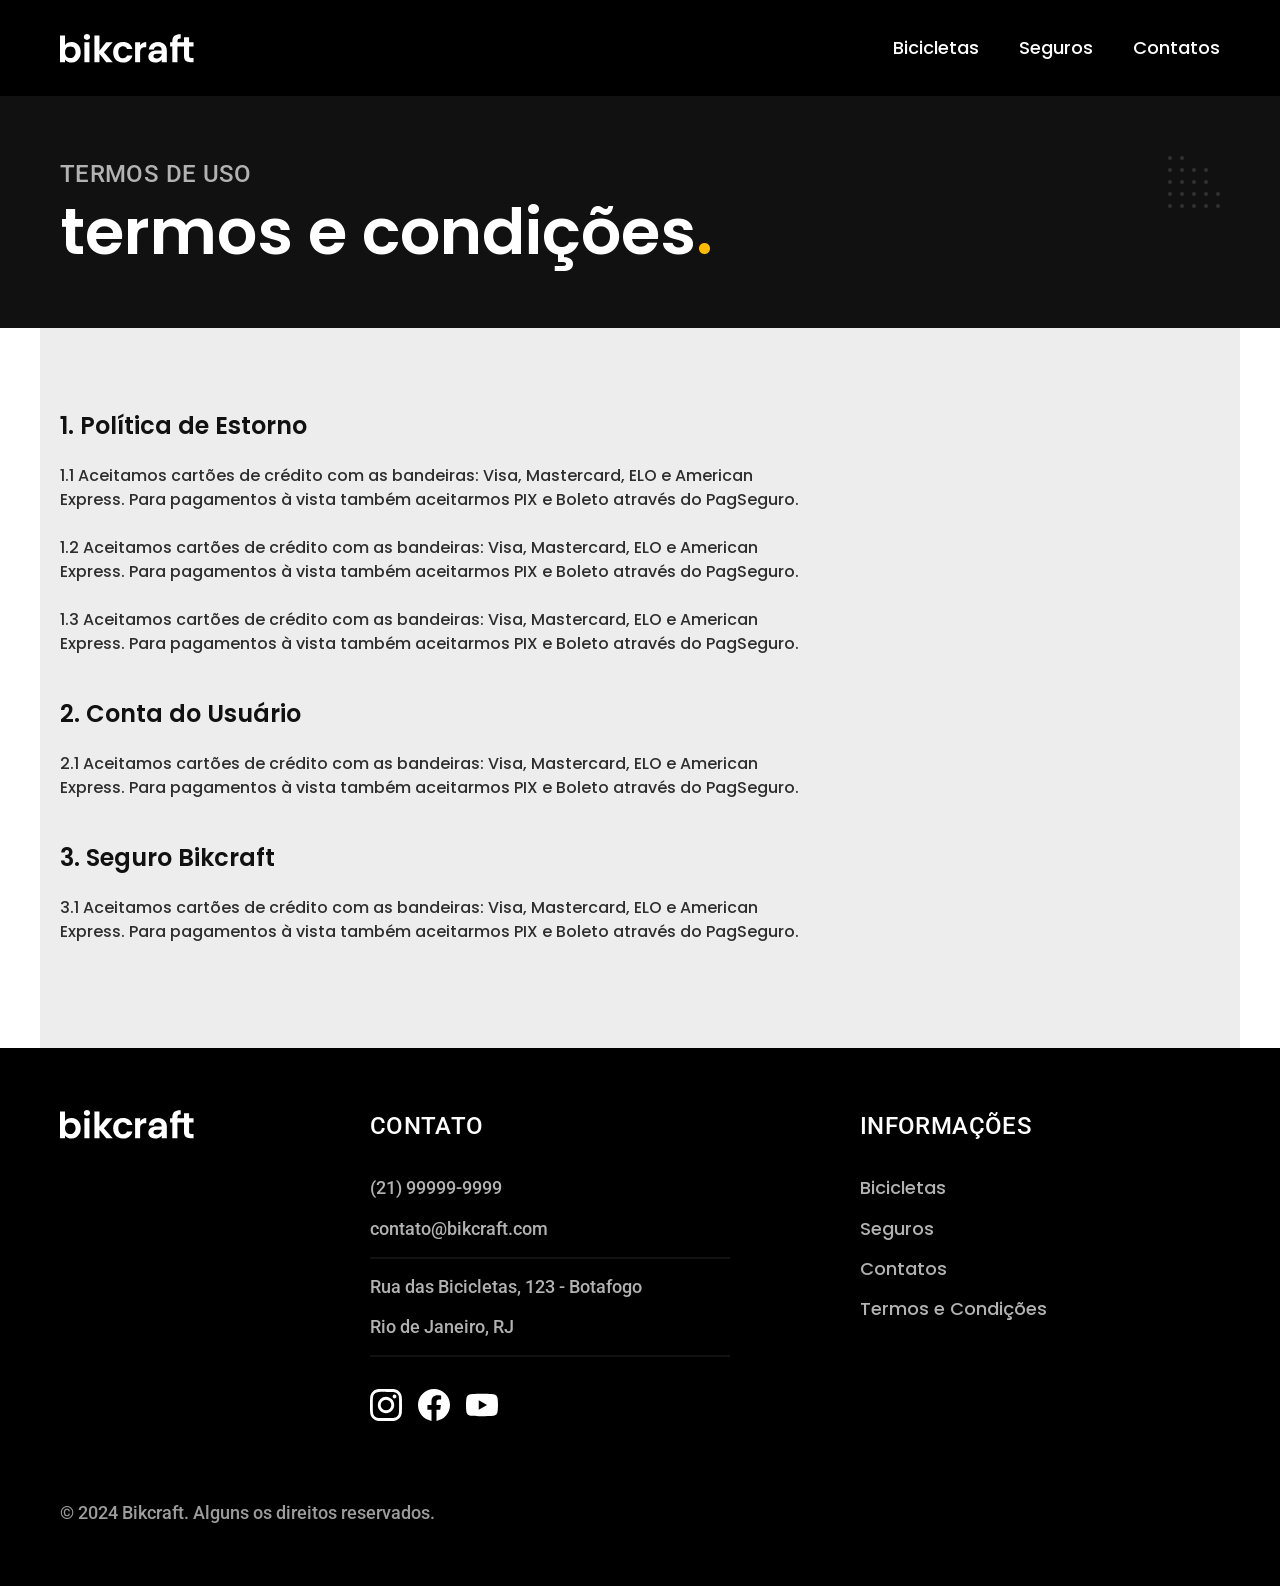
<file: termos.html>
<!DOCTYPE html>
<html lang="pt-BR">
<head>
    <meta charset="UTF-8">
    <meta name="viewport" content="width=device-width, initial-scale=1.0">
    <meta name="description" content="Termos e Condições.">
    <title>Termos e Condições | BikCraft</title>
    <link rel="preload" href="./css/style.min.css" as="style">
        <link rel="stylesheet" href="./css/style.min.css">
    <link rel="icon" href="./favicon.svg" type="image/svg+xml"> 
    <link rel="preconnect" href="https://fonts.googleapis.com">
    <link rel="preconnect" href="https://fonts.gstatic.com" crossorigin>
    <link href="https://fonts.googleapis.com/css2?family=Poppins:wght@400;600&family=Roboto:ital,wght@0,400..500;1,400..500&family=Merriweather:ital,opsz,wght@1,18..144,900&display=swap" rel="stylesheet">
    <script>document.documentElement.classList.add('js');</script>
</head>
<body id="termos">
    <header class="header-bg">
        <div class="header container">
            <a class="header-logo" href="./"><img src="./img/bikcraft.svg" alt="BikCraft"></a>
            <nav aria-label="primaria">
                <ul class="header-menu font-1-m cor-0">
                    <li><a href="./bicicletas.html">Bicicletas</a></li>
                    <li><a href="./seguros.html">Seguros</a></li>
                    <li><a href="./contatos.html">Contatos</a></li>  
                </ul>   
            </nav>
        </div>
    </header>

    <main>
        <div class="titulo-bg">
            <div class="titulo container">
                <p class="font-2-l-b cor-5">Termos de Uso</p>
                <h1 class="font-1-xxl cor-0">termos e condições<span class="cor-p1">.</span></h1>
            </div>
        </div>
        <div class="termos container font-1-s cor-10">
            <h2 class="font-1-l cor-11">1. Política de Estorno</h2>
            <p>1.1 Aceitamos cartões de crédito com as bandeiras: Visa, Mastercard, ELO e American Express. Para pagamentos à vista também aceitarmos PIX e Boleto através do PagSeguro.</p>
            <p>1.2 Aceitamos cartões de crédito com as bandeiras: Visa, Mastercard, ELO e American Express. Para pagamentos à vista também aceitarmos PIX e Boleto através do PagSeguro.</p>
            <p>1.3 Aceitamos cartões de crédito com as bandeiras: Visa, Mastercard, ELO e American Express. Para pagamentos à vista também aceitarmos PIX e Boleto através do PagSeguro.</p>
            <h2 class="font-1-l cor-11">2. Conta do Usuário</h2>
            <p>2.1 Aceitamos cartões de crédito com as bandeiras: Visa, Mastercard, ELO e American Express. Para pagamentos à vista também aceitarmos PIX e Boleto através do PagSeguro.</p>
            <h2 class="font-1-l cor-11">3. Seguro Bikcraft</h2>
            <p>3.1 Aceitamos cartões de crédito com as bandeiras: Visa, Mastercard, ELO e American Express. Para pagamentos à vista também aceitarmos PIX e Boleto através do PagSeguro.
        </div>
    </main>

    <footer class="footer-bg">
        <div class="footer container">
            <div class="footer-logo">
                <img src="./img/bikcraft.svg" alt="BikCraft">
            </div>
            <div class="footer-contato">
                <h3 class="font-2-l-b cor-0">Contato</h3>
                <ul class="font-2-m cor-5">
                    <li><a href="tel:+5521999999999">(21) 99999-9999</a></li>
                    <li><a href="mailto:contato@bikcraft.com">contato@bikcraft.com</a></li>
                    <li><a href="https://goo.gl/maps/xyz" target="_blank">Rua das Bicicletas, 123 - Botafogo</a></li>
                    <li>Rio de Janeiro, RJ</li>
                </ul>
                <div class="footer-redes">
                    <a href="./" target="_blank"><img src="./img/redes/instagram.svg" alt="Instagram"></a>
                    <a href="./" target="_blank"><img src="./img/redes/facebook.svg" alt="Facebook"></a>
                    <a href="./" target="_blank"><img src="./img/redes/youtube.svg" alt="YouTube"></a>
                </div>
            </div>
            <div class="footer-informacoes">
                <h3 class="font-2-l-b cor-0">Informações</h3>
                <nav class="footer-nav" aria-label="secundaria">
                    <ul class="footer-menu font-1-m cor-5">
                        <li><a href="./biciletas.html">Bicicletas</a></li>
                        <li><a href="./seguros.html">Seguros</a></li>
                        <li><a href="./contatos.html">Contatos</a></li>
                        <li><a href="./termos.html">Termos e Condições</a></li>
                    </ul> 
                </nav>
            </div>
            <p class="font-2-m cor-6 footer-copy">© 2024 Bikcraft. Alguns os direitos reservados.</p>
        </div>
    </footer>
    <script src="./js/script.js"></script>
</body>
</html>
</file>
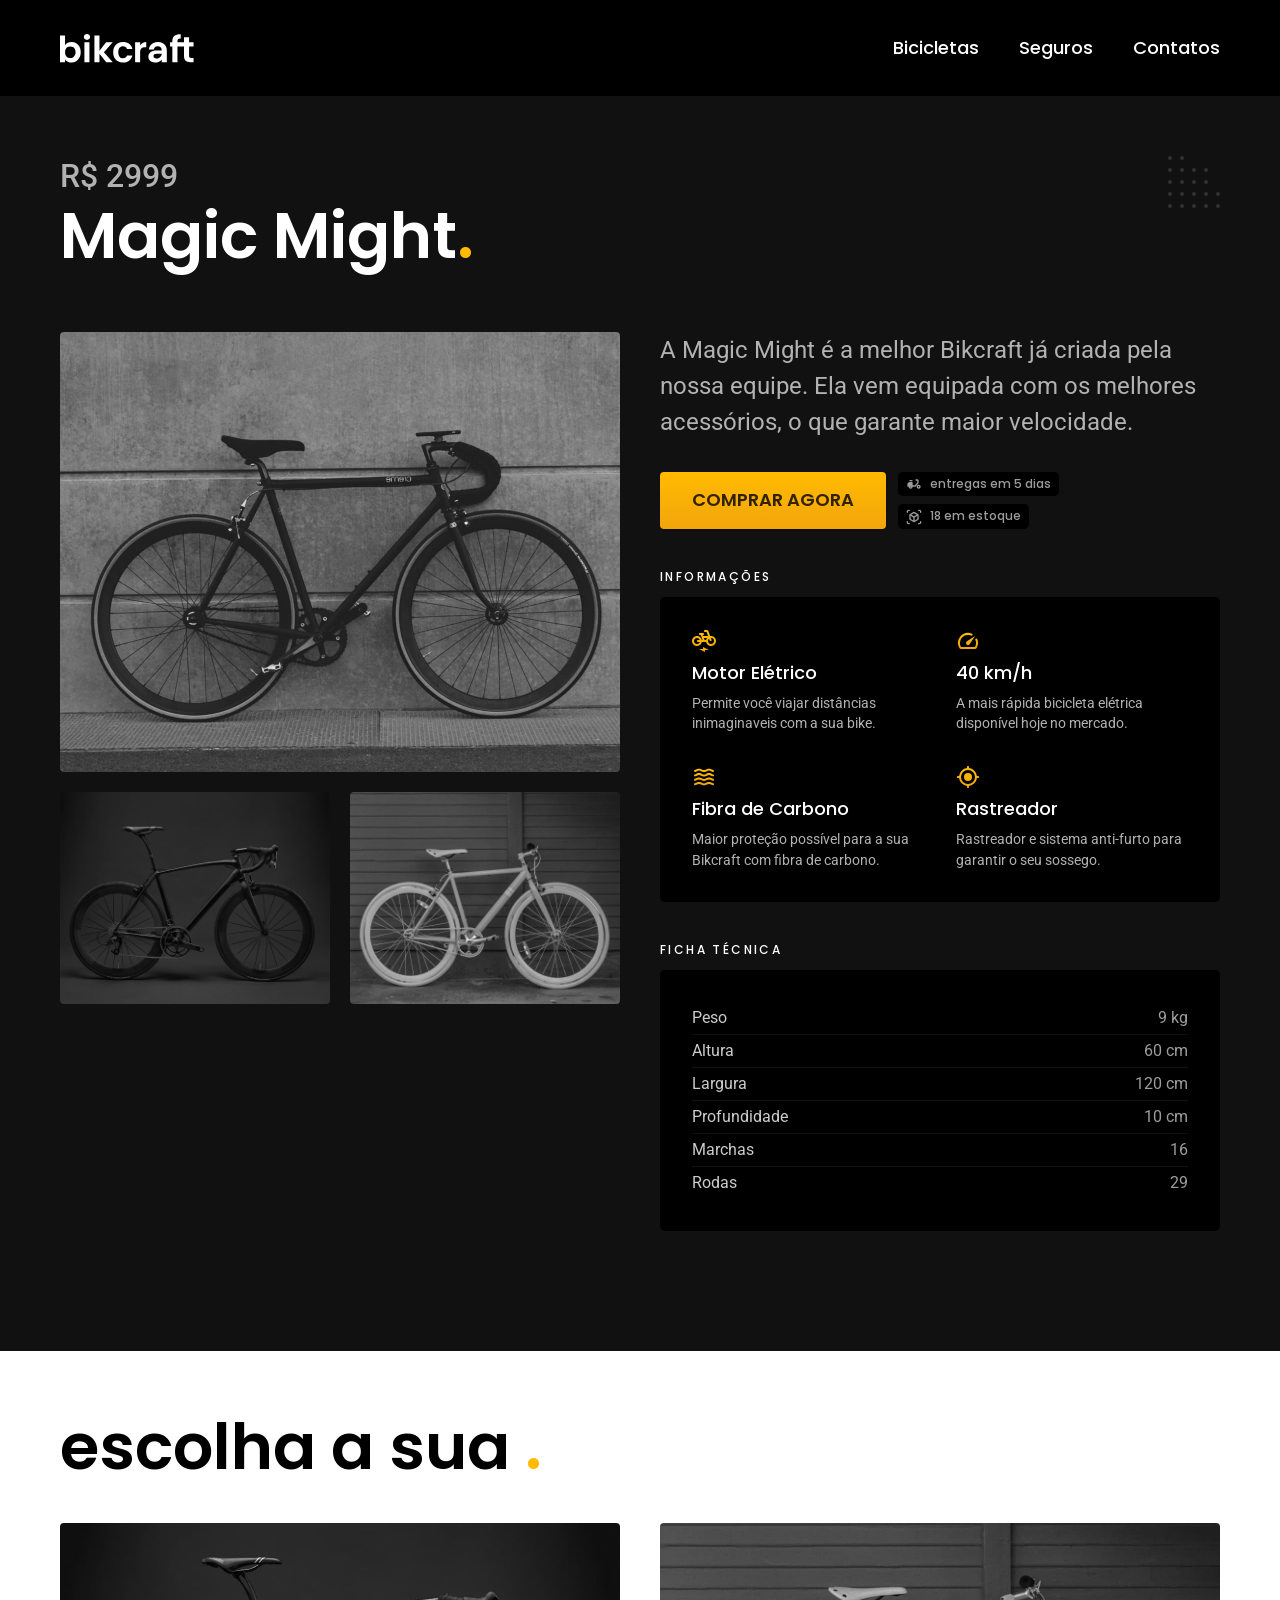
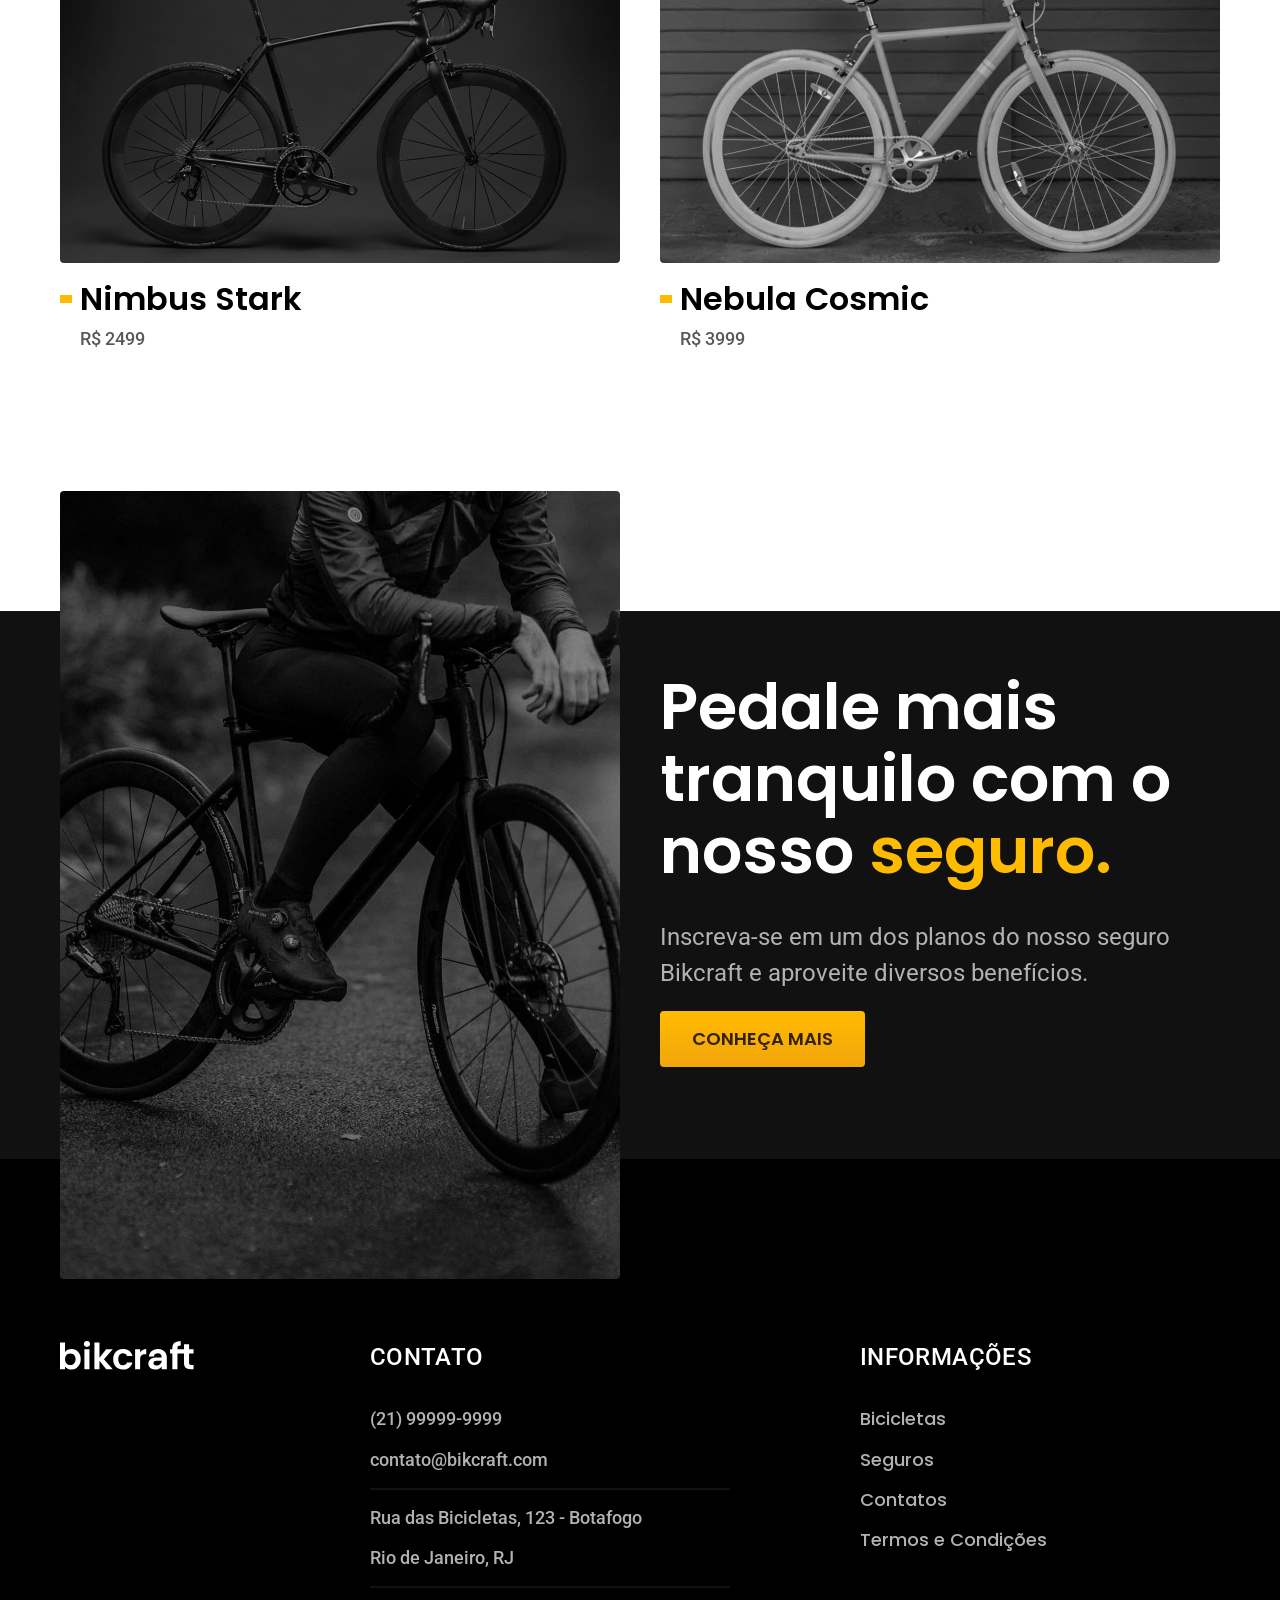
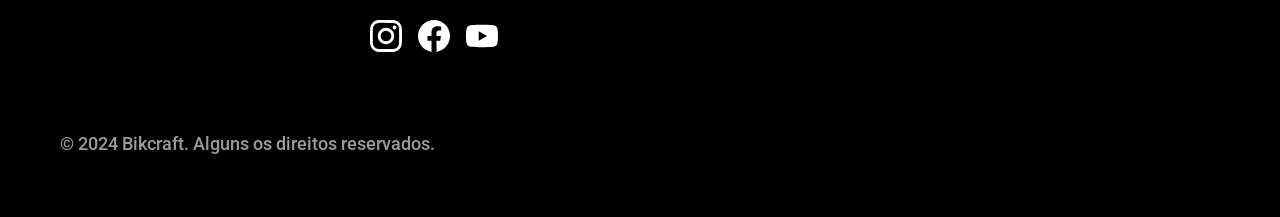
<file: bicicletas/magic.html>
<!DOCTYPE html>
<html lang="pt-BR">
<head>
    <meta charset="UTF-8">
    <meta name="viewport" content="width=device-width, initial-scale=1.0">
    <meta name="description" content="Magic Might.">
    <title>Magic Might| BikCraft</title>
    <link rel="stylesheet" href="../css/style.min.css">
    <link rel="preconnect" href="https://fonts.googleapis.com">
    <link rel="preconnect" href="https://fonts.gstatic.com" crossorigin>
    <link href="https://fonts.googleapis.com/css2?family=Poppins:wght@400;600&family=Roboto:ital,wght@0,400..500;1,400..500&family=Merriweather:ital,opsz,wght@1,18..144,900&display=swap" rel="stylesheet">
    <link rel="icon" href="../favicon.svg" type="image/svg+xml"> 
    <script>document.documentElement.classList.add('js');</script>
</head>
<body id="bicicleta">
    <header class="header-bg">
        <div class="header container">
            <a class="header-logo" href="../"><img src="../img/bikcraft.svg" alt="BikCraft"></a>
            <nav aria-label="primaria">
                <ul class="header-menu font-1-m cor-0">
                    <li><a href="../bicicletas.html">Bicicletas</a></li>
                    <li><a href="../seguros.html">Seguros</a></li>
                    <li><a href="../contatos.html">Contatos</a></li>  
                </ul>   
            </nav>
        </div>
    </header>

    <main class="titulo-bg">
        <div>
            <div class="titulo container">
                <p class="font-2-xl cor-5">R$ 2999</p>
                <h1 class="font-1-xxl cor-0">Magic Might<span class="cor-p1">.</span></h1>
            </div>
        </div>
        <div class="bicicleta container">
            <div class="bicicleta-imagens">
                <img src="../img/bicicleta/nimbus2.jpg" alt="bicicleta nimbus">
                <img src="../img/bicicleta/nimbus1.jpg" alt="bicicleta nimbus">
                <img src="../img/bicicleta/nimbus3.jpg" alt="bicicleta nimbus">
            </div>
            <div class="bicicleta-conteudo">
                <p class="font-2-l cor-5">
                    A Magic Might é a melhor Bikcraft já criada pela nossa equipe. Ela vem equipada com os melhores acessórios, o que garante maior velocidade.
                </p>
                <div class="bicicleta-comprar">
                    <a class="btn" href="../orcamento.html?tipo=bikcraft&produto=magic">comprar agora</a>
                    <span class="font-1-xs cor-6"> <img src="../img/icones/entrega.svg" alt="">entregas em 5 dias</span>
                    <span class="font-1-xs cor-6"><img src="../img/icones/estoque.svg" alt="">18 em estoque</span>
                </div>
                <h2 class="font-1-xs cor-0">Informações</h2>
                <ul class="bicicleta-informacoes">
                    <li>
                        <img src="../img/icones/eletrica.svg" alt="">
                        <h3 class="font-1-m cor-0">Motor Elétrico</h3>
                        <p class="font-2-xs cor-5">Permite você viajar distâncias inimaginaveis com a sua bike.</p>
                    </li>
                    <li>
                        <img src="../img/icones/velocidade.svg" alt="">
                        <h3 class="font-1-m cor-0">40 km/h</h3>
                        <p class="font-2-xs cor-5">A mais rápida bicicleta elétrica disponível hoje no mercado.</p>
                    </li>
                    <li>
                        <img src="../img/icones/carbono.svg" alt="">
                        <h3 class="font-1-m cor-0">Fibra de Carbono</h3>
                        <p class="font-2-xs cor-5">Maior proteção possível para a sua Bikcraft com fibra de carbono.</p>
                    </li>
                    <li>
                        <img src="../img/icones/rastreador.svg" alt="">
                        <h3 class="font-1-m cor-0">Rastreador</h3>
                        <p class="font-2-xs cor-5">Rastreador e sistema anti-furto para garantir o seu sossego.</p>
                    </li>
                </ul>
                <h2 class="font-1-xs cor-0">Ficha Técnica</h2>
                <ul class="bicicleta-ficha font-2-s cor-4">
                    <li>Peso <span class="cor-6">9 kg</spa></li>
                    <li>Altura <span class="cor-6">60 cm</span></li>
                    <li>Largura <span class="cor-6">120 cm</span></li>
                    <li>Profundidade <span class="cor-6">10 cm</span></li>
                    <li>Marchas <span class="cor-6">16</span></li>
                    <li>Rodas <span class="cor-6">29</span></li>
    
                </ul>
            </div>
        </div>
    </main>

    <article class="bicicletas-lista container">
        <h2 class="font-1-xxl">escolha a sua <span class="cor-p1">.</span></h2>
        <ul>
            <li>
                <a href="../bicicletas/nimbus.html">
                    <img src="../img/bicicletas/nimbus.jpg" alt="Bicleta elátrica preta.">
                    <h3 class="font-1-xl">Nimbus Stark</h3>
                    <span class="font-2-m cor-8">R$ 2499</span>
                </a>
            </li>
            <li>
                <a href="../bicicletas/nebula.html">
                    <img src="../img/bicicletas/nebula.jpg" alt="Bicleta elátrica braca.">
                    <h3 class="font-1-xl">Nebula Cosmic</h3>
                    <span class="font-2-m cor-8">R$ 3999</span>
                </a>
            </li>
        </ul>
    </article>
    <article class="seguro-bg">
        <div class="seguro container">
            <div class="seguro-imagem">
                <img src="../img/fotos/seguros.jpg" alt="">
            </div>
            <div class="seguro-conteudo">
                <h2 class="font-1-xxl cor-0">Pedale mais tranquilo com o nosso <span class="cor-p1"> seguro.</span><h2>
                <p class="font-2-l cor-5">Inscreva-se em um dos planos do nosso seguro Bikcraft e aproveite diversos benefícios.</p>
                <a class="btn" href="../seguros.html">Conheça Mais</a>
            </div>  
        </div>
    </article>
    <footer class="footer-bg">
        <div class="footer container">
            <div class="footer-logo">
                <img src="../img/bikcraft.svg" alt="BikCraft">
            </div>
            <div class="footer-contato">
                <h3 class="font-2-l-b cor-0">Contato</h3>
                <ul class="font-2-m cor-5">
                    <li><a href="tel:+5521999999999">(21) 99999-9999</a></li>
                    <li><a href="mailto:contato@bikcraft.com">contato@bikcraft.com</a></li>
                    <li><a href="https://goo.gl/maps/xyz" target="_blank">Rua das Bicicletas, 123 - Botafogo</a></li>
                    <li>Rio de Janeiro, RJ</li>
                </ul>
                <div class="footer-redes">
                    <a href="./" target="_blank"><img src="../img/redes/instagram.svg" alt="Instagram"></a>
                    <a href="./" target="_blank"><img src="../img/redes/facebook.svg" alt="Facebook"></a>
                    <a href="./" target="_blank"><img src="../img/redes/youtube.svg" alt="YouTube"></a>
                </div>
            </div>
            <div class="footer-informacoes">
                <h3 class="font-2-l-b cor-0">Informações</h3>
                <nav class="footer-nav" aria-label="secundaria">
                    <ul class="footer-menu font-1-m cor-5">
                        <li><a href="../biciletas.html">Bicicletas</a></li>
                        <li><a href="../seguros.html">Seguros</a></li>
                        <li><a href="../contatos.html">Contatos</a></li>
                        <li><a href="../termos.html">Termos e Condições</a></li>
                    </ul> 
                </nav>
            </div>
            <p class="font-2-m cor-6 footer-copy">© 2024 Bikcraft. Alguns os direitos reservados.</p>
        </div>
    </footer>
<script src="../js/script.js"></script>
</body>
</html>
</file>
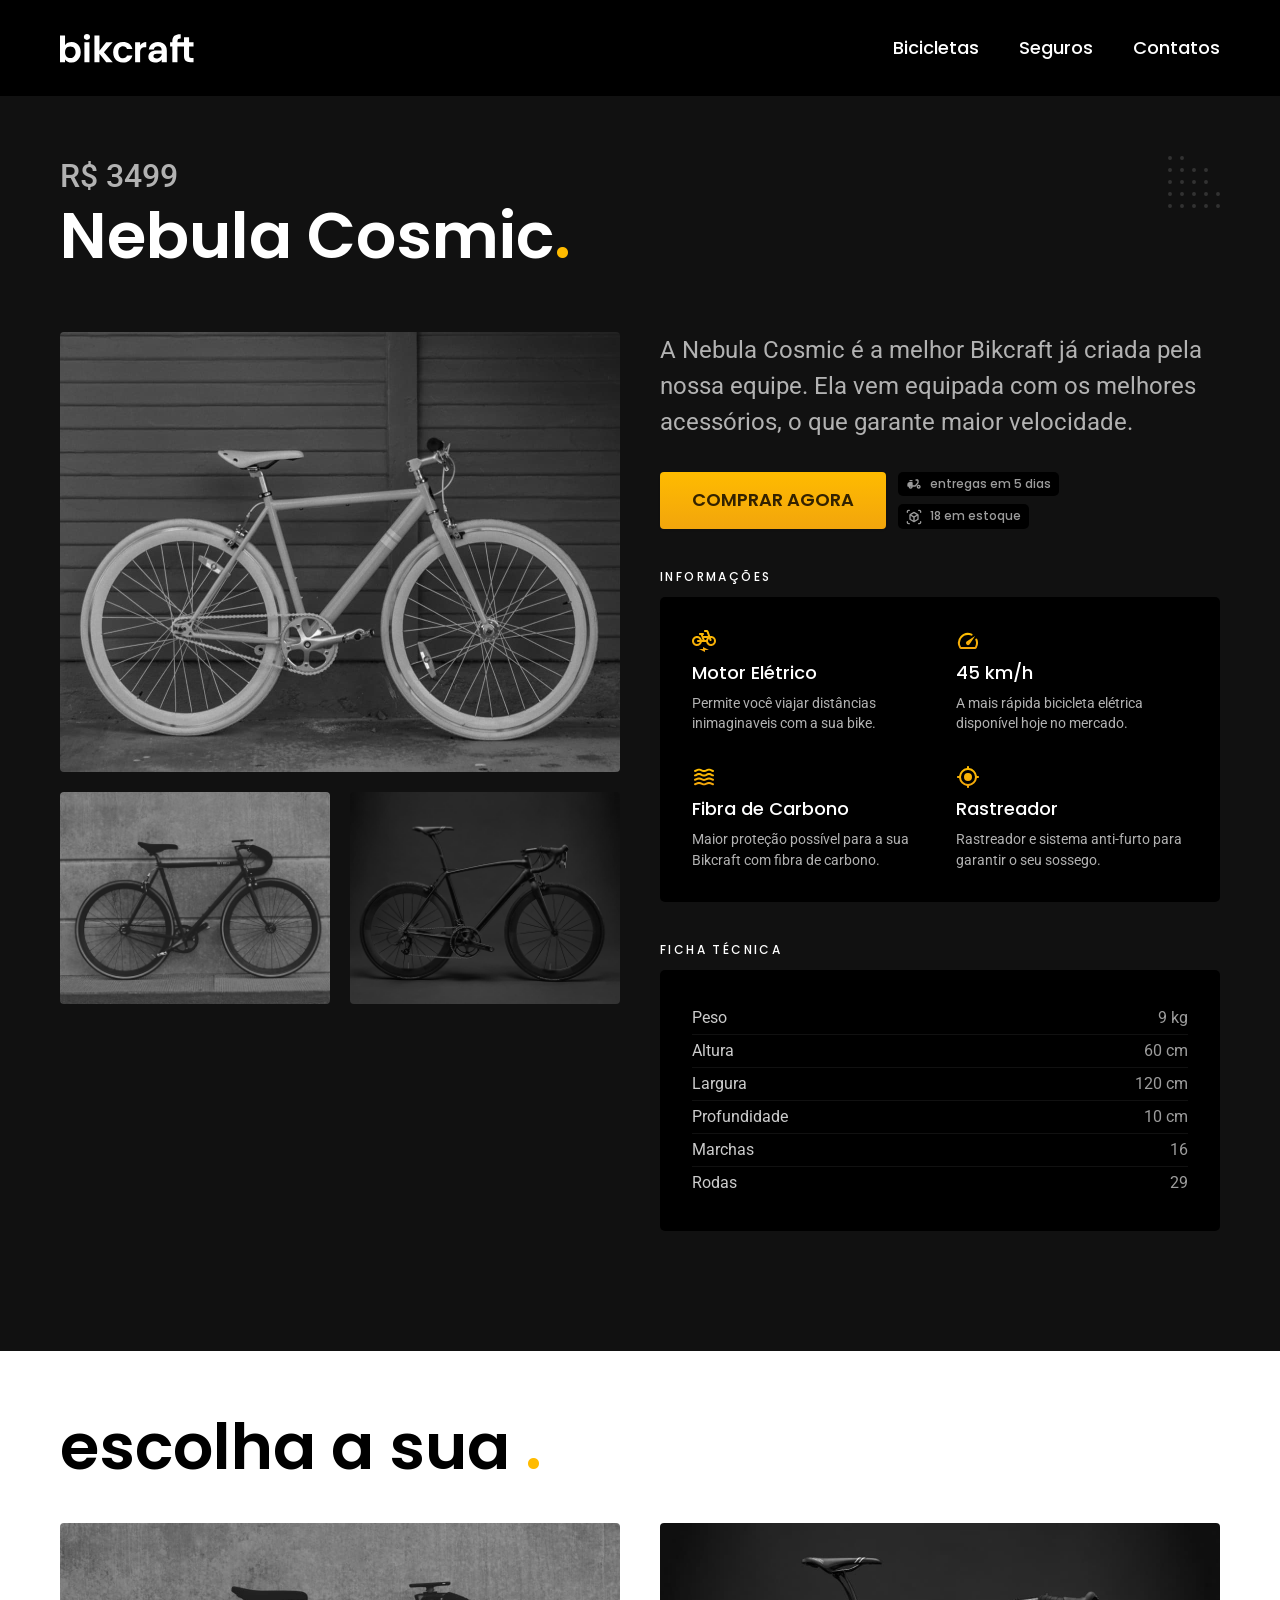
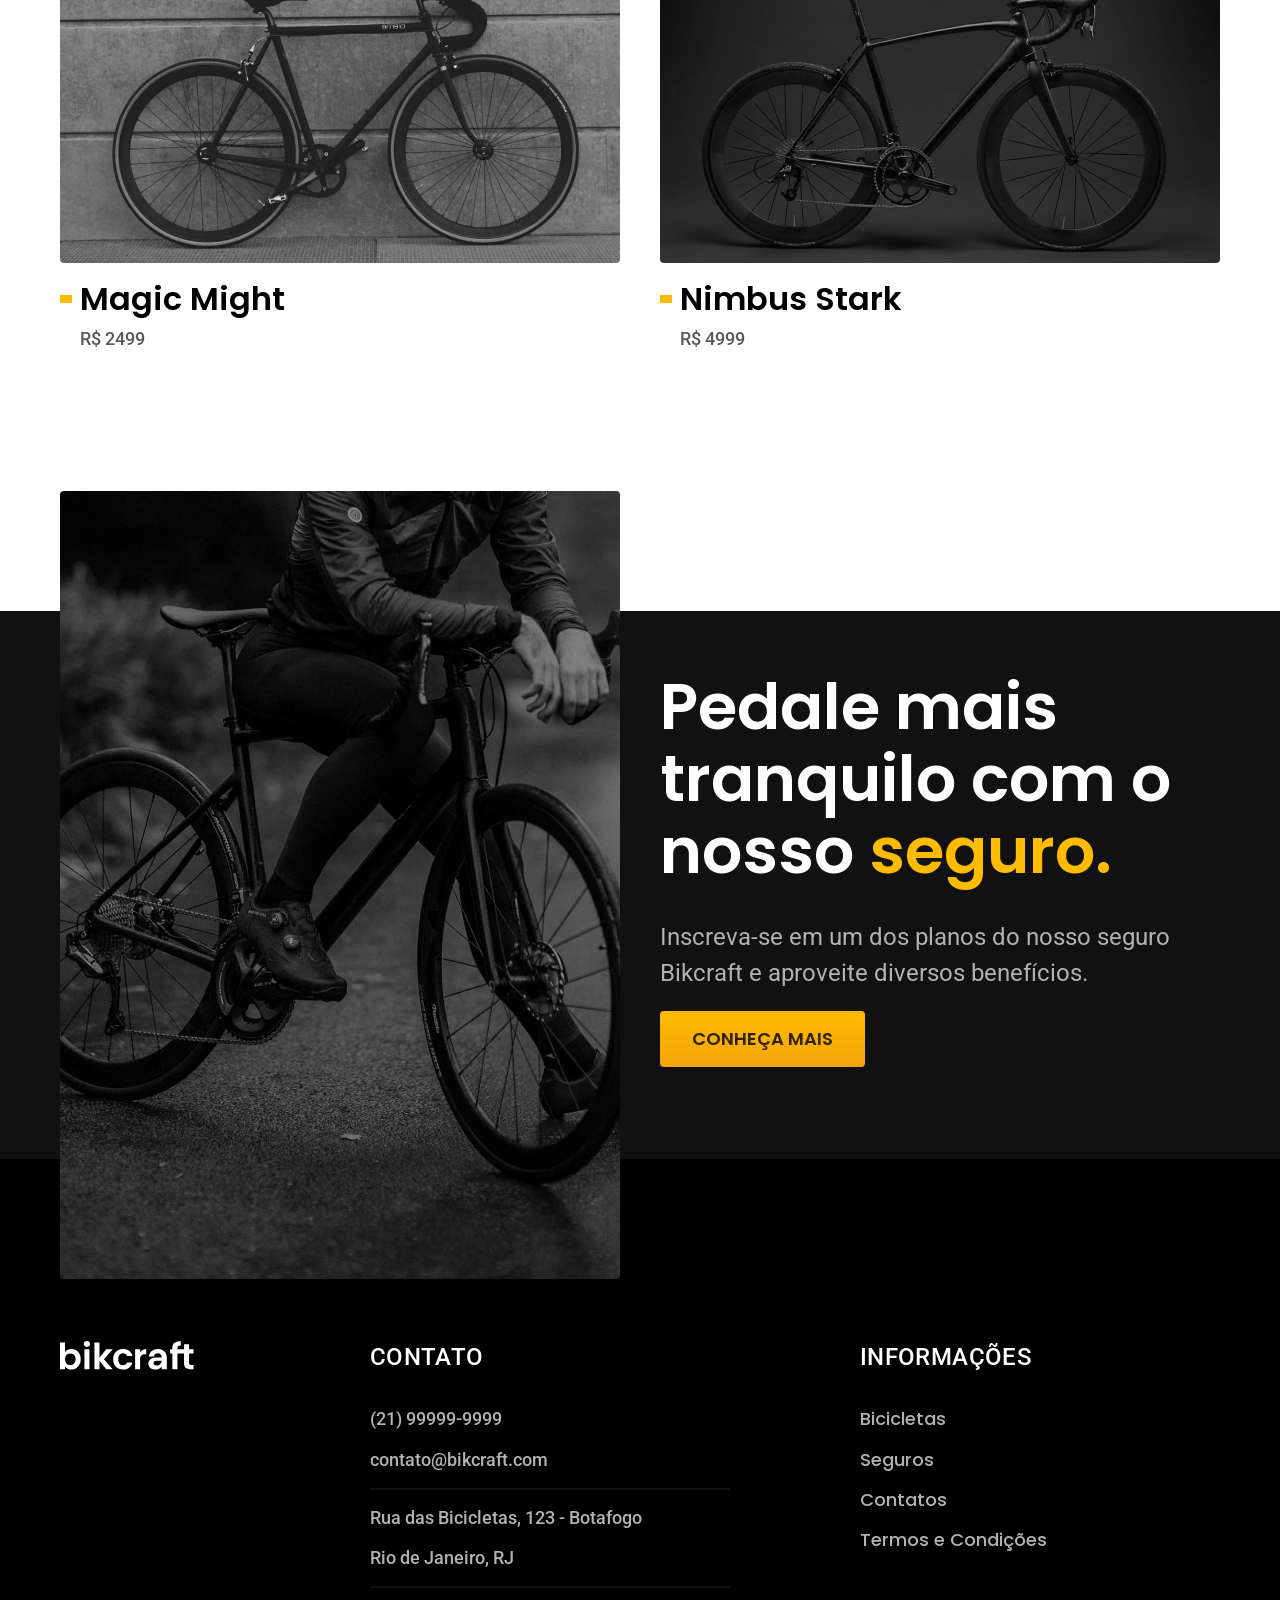
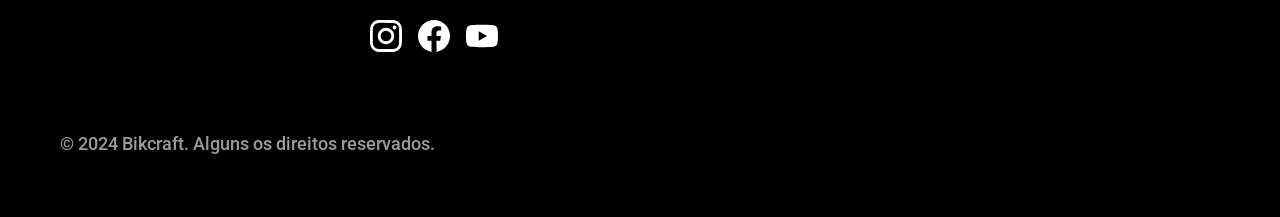
<file: bicicletas/nebula.html>
<!DOCTYPE html>
<html lang="pt-BR">
<head>
    <meta charset="UTF-8">
    <meta name="viewport" content="width=device-width, initial-scale=1.0">
    <meta name="description" content="Nebula Cosmic">
    <title>Nebula Cosmic | BikCraft</title>
    <link rel="stylesheet" href="../css/style.min.css">
    <link rel="preconnect" href="https://fonts.googleapis.com">
    <link rel="preconnect" href="https://fonts.gstatic.com" crossorigin>
    <link href="https://fonts.googleapis.com/css2?family=Poppins:wght@400;600&family=Roboto:ital,wght@0,400..500;1,400..500&family=Merriweather:ital,opsz,wght@1,18..144,900&display=swap" rel="stylesheet">
    <link rel="icon" href="../favicon.svg" type="image/svg+xml"> 
    <script>document.documentElement.classList.add('js');</script>
</head>
<body id="bicicleta">
    <header class="header-bg">
        <div class="header container">
            <a class="header-logo" href="../"><img src="../img/bikcraft.svg" alt="BikCraft"></a>
            <nav aria-label="primaria">
                <ul class="header-menu font-1-m cor-0">
                    <li><a href="../bicicletas.html">Bicicletas</a></li>
                    <li><a href="../seguros.html">Seguros</a></li>
                    <li><a href="../contatos.html">Contatos</a></li>  
                </ul>   
            </nav>
        </div>
    </header>

    <main class="titulo-bg">
        <div>
            <div class="titulo container">
                <p class="font-2-xl cor-5">R$ 3499</p>
                <h1 class="font-1-xxl cor-0">Nebula Cosmic<span class="cor-p1">.</span></h1>
            </div>
        </div>
        <div class="bicicleta container">
            <div class="bicicleta-imagens">
                <img src="../img/bicicleta/nimbus3.jpg" alt="bicicleta nimbus">
                <img src="../img/bicicleta/nimbus2.jpg" alt="bicicleta nimbus">
                <img src="../img/bicicleta/nimbus1.jpg" alt="bicicleta nimbus">
            </div>
            <div class="bicicleta-conteudo">
                <p class="font-2-l cor-5">
                    A Nebula Cosmic é a melhor Bikcraft já criada pela nossa equipe. Ela vem equipada com os melhores acessórios, o que garante maior velocidade.
                </p>
                <div class="bicicleta-comprar">
                    <a class="btn" href="../orcamento.html?tipo=bikcraft&produto=nebula">comprar agora</a>
                    <span class="font-1-xs cor-6"> <img src="../img/icones/entrega.svg" alt="">entregas em 5 dias</span>
                    <span class="font-1-xs cor-6"><img src="../img/icones/estoque.svg" alt="">18 em estoque</span>
                </div>
                <h2 class="font-1-xs cor-0">Informações</h2>
                <ul class="bicicleta-informacoes">
                    <li>
                        <img src="../img/icones/eletrica.svg" alt="">
                        <h3 class="font-1-m cor-0">Motor Elétrico</h3>
                        <p class="font-2-xs cor-5">Permite você viajar distâncias inimaginaveis com a sua bike.</p>
                    </li>
                    <li>
                        <img src="../img/icones/velocidade.svg" alt="">
                        <h3 class="font-1-m cor-0">45 km/h</h3>
                        <p class="font-2-xs cor-5">A mais rápida bicicleta elétrica disponível hoje no mercado.</p>
                    </li>
                    <li>
                        <img src="../img/icones/carbono.svg" alt="">
                        <h3 class="font-1-m cor-0">Fibra de Carbono</h3>
                        <p class="font-2-xs cor-5">Maior proteção possível para a sua Bikcraft com fibra de carbono.</p>
                    </li>
                    <li>
                        <img src="../img/icones/rastreador.svg" alt="">
                        <h3 class="font-1-m cor-0">Rastreador</h3>
                        <p class="font-2-xs cor-5">Rastreador e sistema anti-furto para garantir o seu sossego.</p>
                    </li>
                </ul>
                <h2 class="font-1-xs cor-0">Ficha Técnica</h2>
                <ul class="bicicleta-ficha font-2-s cor-4">
                    <li>Peso <span class="cor-6">9 kg</spa></li>
                    <li>Altura <span class="cor-6">60 cm</span></li>
                    <li>Largura <span class="cor-6">120 cm</span></li>
                    <li>Profundidade <span class="cor-6">10 cm</span></li>
                    <li>Marchas <span class="cor-6">16</span></li>
                    <li>Rodas <span class="cor-6">29</span></li>
    
                </ul>
            </div>
        </div>
    </main>

    <article class="bicicletas-lista container">
        <h2 class="font-1-xxl">escolha a sua <span class="cor-p1">.</span></h2>
        <ul>
            <li>
                <a href="../bicicletas/magic.html">
                    <img src="../img/bicicletas/magic.jpg" alt="Bicleta elátrica preta.">
                    <h3 class="font-1-xl">Magic Might</h3>
                    <span class="font-2-m cor-8">R$ 2499</span>
                </a>
            </li>
            <li>
                <a href="../bicicletas/nimbus.html">
                    <img src="../img/bicicletas/nimbus.jpg" alt="Bicleta elátrica braca.">
                    <h3 class="font-1-xl">Nimbus Stark</h3>
                    <span class="font-2-m cor-8">R$ 4999</span>
                </a>
            </li>
        </ul>
    </article>
    <article class="seguro-bg">
        <div class="seguro container">
            <div class="seguro-imagem">
                <img src="../img/fotos/seguros.jpg" alt="">
            </div>
            <div class="seguro-conteudo">
                <h2 class="font-1-xxl cor-0">Pedale mais tranquilo com o nosso <span class="cor-p1"> seguro.</span><h2>
                <p class="font-2-l cor-5">Inscreva-se em um dos planos do nosso seguro Bikcraft e aproveite diversos benefícios.</p>
                <a class="btn" href="../seguros.html">Conheça Mais</a>
            </div>  
        </div>
    </article>
    <footer class="footer-bg">
        <div class="footer container">
            <div class="footer-logo">
                <img src="../img/bikcraft.svg" alt="BikCraft">
            </div>
            <div class="footer-contato">
                <h3 class="font-2-l-b cor-0">Contato</h3>
                <ul class="font-2-m cor-5">
                    <li><a href="tel:+5521999999999">(21) 99999-9999</a></li>
                    <li><a href="mailto:contato@bikcraft.com">contato@bikcraft.com</a></li>
                    <li><a href="https://goo.gl/maps/xyz" target="_blank">Rua das Bicicletas, 123 - Botafogo</a></li>
                    <li>Rio de Janeiro, RJ</li>
                </ul>
                <div class="footer-redes">
                    <a href="./" target="_blank"><img src="../img/redes/instagram.svg" alt="Instagram"></a>
                    <a href="./" target="_blank"><img src="../img/redes/facebook.svg" alt="Facebook"></a>
                    <a href="./" target="_blank"><img src="../img/redes/youtube.svg" alt="YouTube"></a>
                </div>
            </div>
            <div class="footer-informacoes">
                <h3 class="font-2-l-b cor-0">Informações</h3>
                <nav class="footer-nav" aria-label="secundaria">
                    <ul class="footer-menu font-1-m cor-5">
                        <li><a href="../biciletas.html">Bicicletas</a></li>
                        <li><a href="../seguros.html">Seguros</a></li>
                        <li><a href="../contatos.html">Contatos</a></li>
                        <li><a href="../termos.html">Termos e Condições</a></li>
                    </ul> 
                </nav>
            </div>
            <p class="font-2-m cor-6 footer-copy">© 2024 Bikcraft. Alguns os direitos reservados.</p>
        </div>
    </footer>
<script src="../js/script.js"></script>
</body>
</html>
</file>
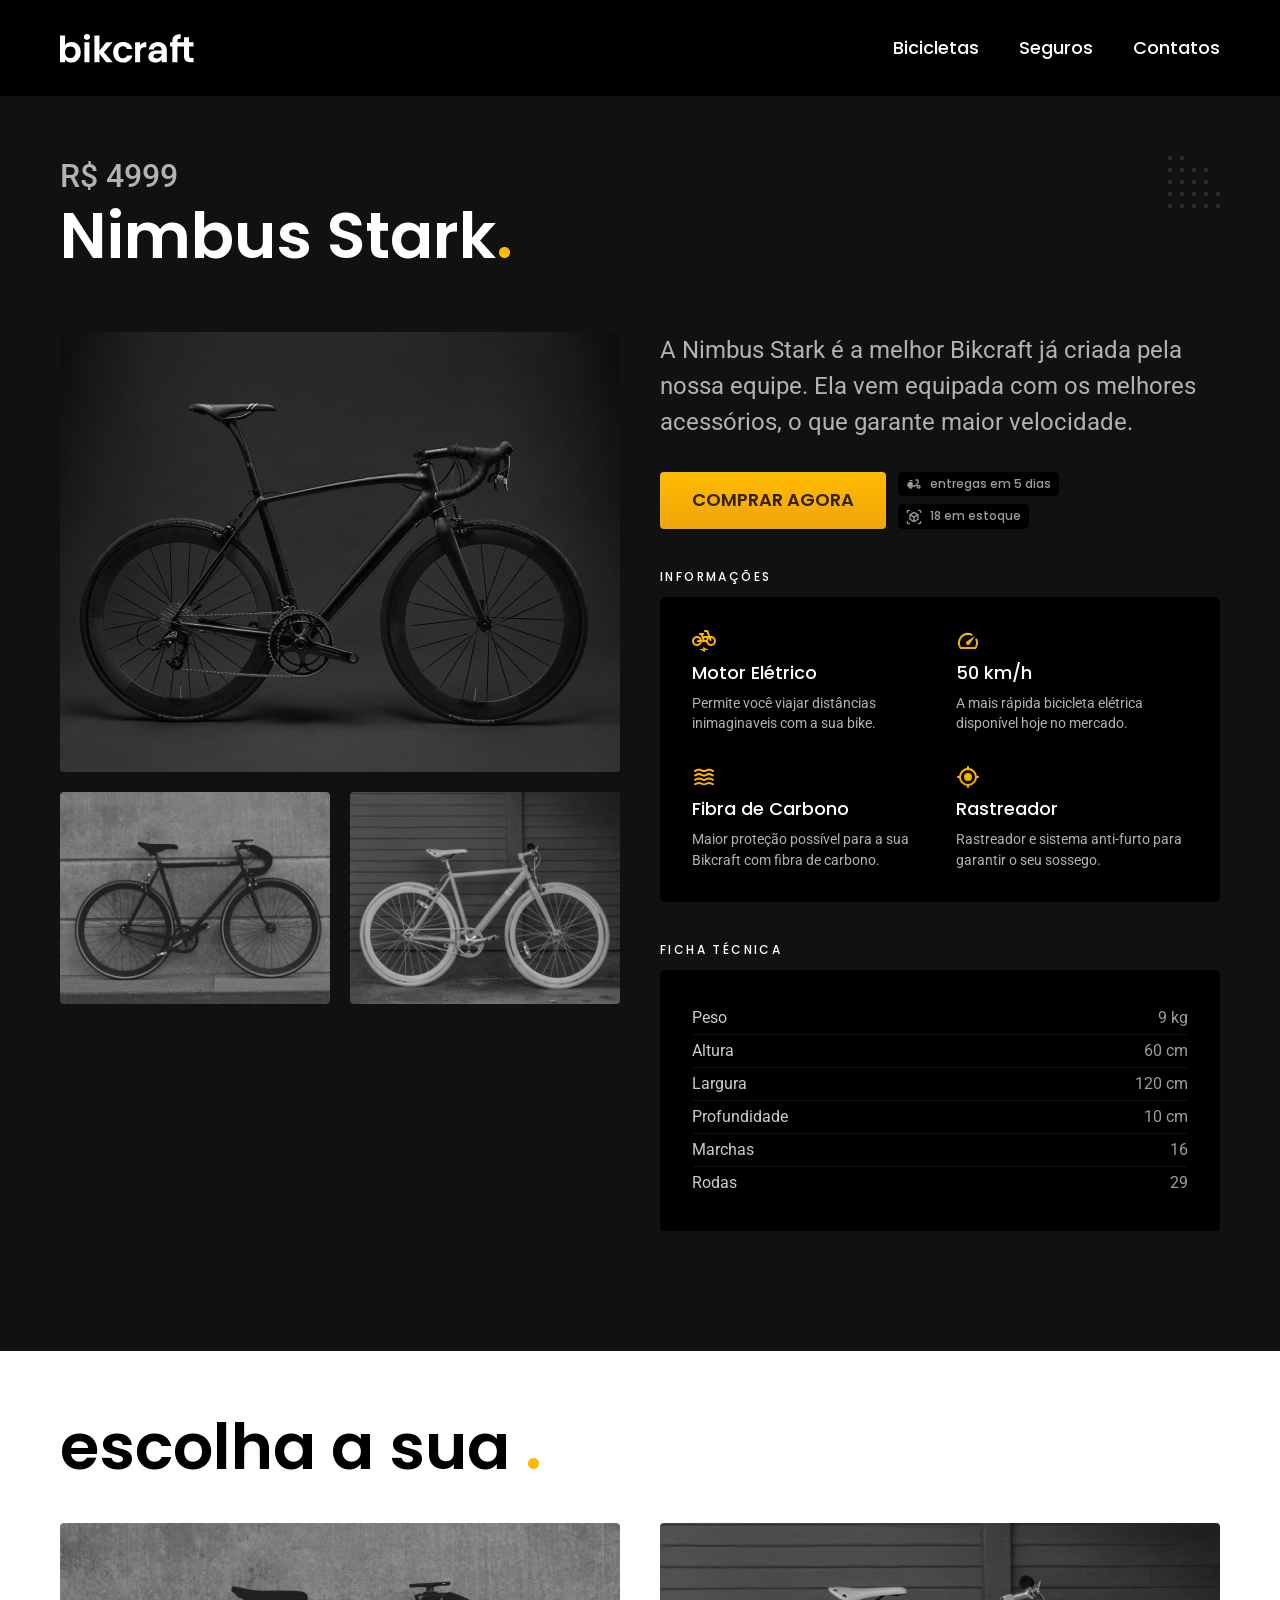
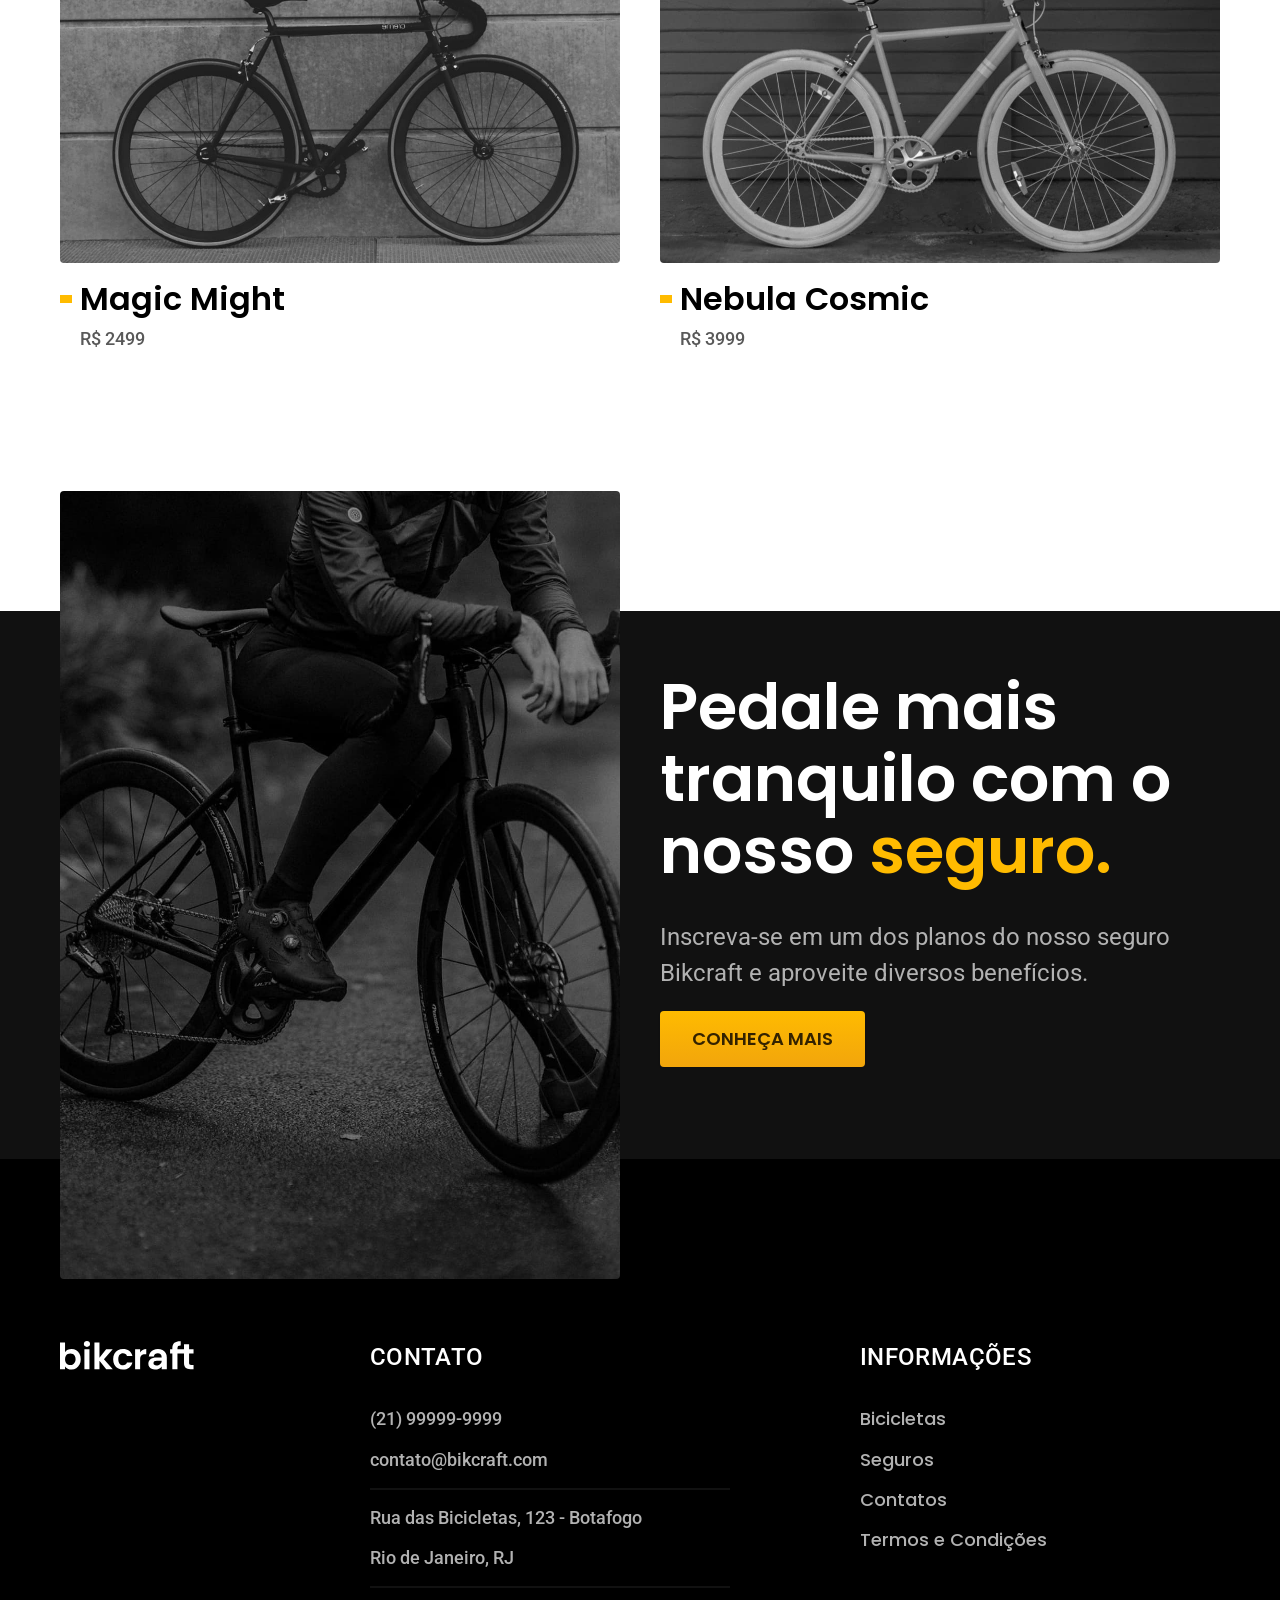
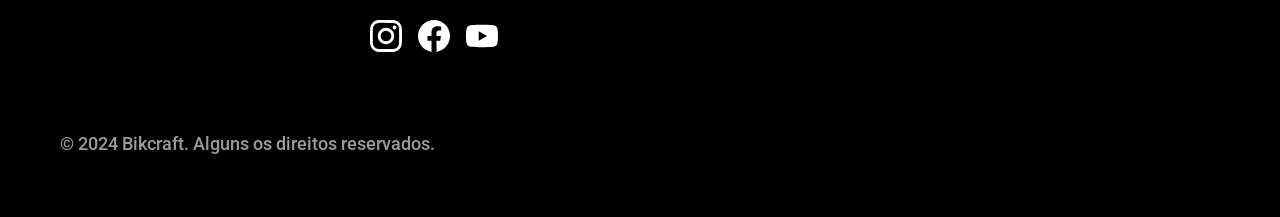
<file: bicicletas/nimbus.html>
<!DOCTYPE html>
<html lang="pt-BR">
<head>
    <meta charset="UTF-8">
    <meta name="viewport" content="width=device-width, initial-scale=1.0">
    <meta name="description" content="Nimbus Stark.">
    <title>Nimbus Stark | BikCraft</title>
    <link rel="stylesheet" href="../css/style.min.css">
    <link rel="preconnect" href="https://fonts.googleapis.com">
    <link rel="preconnect" href="https://fonts.gstatic.com" crossorigin>
    <link href="https://fonts.googleapis.com/css2?family=Poppins:wght@400;600&family=Roboto:ital,wght@0,400..500;1,400..500&family=Merriweather:ital,opsz,wght@1,18..144,900&display=swap" rel="stylesheet">
    <link rel="icon" href="../favicon.svg" type="image/svg+xml"> 
    <script>document.documentElement.classList.add('js');</script>
</head>
<body id="bicicleta">
    <header class="header-bg">
        <div class="header container">
            <a class="header-logo" href="../"><img src="../img/bikcraft.svg" alt="BikCraft"></a>
            <nav aria-label="primaria">
                <ul class="header-menu font-1-m cor-0">
                    <li><a href="../bicicletas.html">Bicicletas</a></li>
                    <li><a href="../seguros.html">Seguros</a></li>
                    <li><a href="../contatos.html">Contatos</a></li>  
                </ul>   
            </nav>
        </div>
    </header>

    <main class="titulo-bg">
        <div>
            <div class="titulo container">
                <p class="font-2-xl cor-5">R$ 4999</p>
                <h1 class="font-1-xxl cor-0">Nimbus Stark<span class="cor-p1">.</span></h1>
            </div>
        </div>
        <div class="bicicleta container">
            <div class="bicicleta-imagens">
                <img src="../img/bicicleta/nimbus1.jpg" alt="bicicleta nimbus">
                <img src="../img/bicicleta/nimbus2.jpg" alt="bicicleta nimbus">
                <img src="../img/bicicleta/nimbus3.jpg" alt="bicicleta nimbus">
            </div>
            <div class="bicicleta-conteudo">
                <p class="font-2-l cor-5">
                    A Nimbus Stark é a melhor Bikcraft já criada pela nossa equipe. Ela vem equipada com os melhores acessórios, o que garante maior velocidade.
                </p>
                <div class="bicicleta-comprar">
                    <a class="btn" href="../orcamento.html?tipo=bikcraft&produto=nimbus">comprar agora</a>
                    <span class="font-1-xs cor-6"> <img src="../img/icones/entrega.svg" alt="">entregas em 5 dias</span>
                    <span class="font-1-xs cor-6"><img src="../img/icones/estoque.svg" alt="">18 em estoque</span>
                </div>
                <h2 class="font-1-xs cor-0">Informações</h2>
                <ul class="bicicleta-informacoes">
                    <li>
                        <img src="../img/icones/eletrica.svg" alt="">
                        <h3 class="font-1-m cor-0">Motor Elétrico</h3>
                        <p class="font-2-xs cor-5">Permite você viajar distâncias inimaginaveis com a sua bike.</p>
                    </li>
                    <li>
                        <img src="../img/icones/velocidade.svg" alt="">
                        <h3 class="font-1-m cor-0">50 km/h</h3>
                        <p class="font-2-xs cor-5">A mais rápida bicicleta elétrica disponível hoje no mercado.</p>
                    </li>
                    <li>
                        <img src="../img/icones/carbono.svg" alt="">
                        <h3 class="font-1-m cor-0">Fibra de Carbono</h3>
                        <p class="font-2-xs cor-5">Maior proteção possível para a sua Bikcraft com fibra de carbono.</p>
                    </li>
                    <li>
                        <img src="../img/icones/rastreador.svg" alt="">
                        <h3 class="font-1-m cor-0">Rastreador</h3>
                        <p class="font-2-xs cor-5">Rastreador e sistema anti-furto para garantir o seu sossego.</p>
                    </li>
                </ul>
                <h2 class="font-1-xs cor-0">Ficha Técnica</h2>
                <ul class="bicicleta-ficha font-2-s cor-4">
                    <li>Peso <span class="cor-6">9 kg</spa></li>
                    <li>Altura <span class="cor-6">60 cm</span></li>
                    <li>Largura <span class="cor-6">120 cm</span></li>
                    <li>Profundidade <span class="cor-6">10 cm</span></li>
                    <li>Marchas <span class="cor-6">16</span></li>
                    <li>Rodas <span class="cor-6">29</span></li>
    
                </ul>
            </div>
        </div>
    </main>

    <article class="bicicletas-lista container">
        <h2 class="font-1-xxl">escolha a sua <span class="cor-p1">.</span></h2>
        <ul>
            <li>
                <a href="../bicicletas/magic.html">
                    <img src="../img/bicicletas/magic.jpg" alt="Bicleta elátrica preta.">
                    <h3 class="font-1-xl">Magic Might</h3>
                    <span class="font-2-m cor-8">R$ 2499</span>
                </a>
            </li>
            <li>
                <a href="../bicicletas/nebula.html">
                    <img src="../img/bicicletas/nebula.jpg" alt="Bicleta elátrica braca.">
                    <h3 class="font-1-xl">Nebula Cosmic</h3>
                    <span class="font-2-m cor-8">R$ 3999</span>
                </a>
            </li>
        </ul>
    </article>
    <article class="seguro-bg">
        <div class="seguro container">
            <div class="seguro-imagem">
                <img src="../img/fotos/seguros.jpg" alt="">
            </div>
            <div class="seguro-conteudo">
                <h2 class="font-1-xxl cor-0">Pedale mais tranquilo com o nosso <span class="cor-p1"> seguro.</span><h2>
                <p class="font-2-l cor-5">Inscreva-se em um dos planos do nosso seguro Bikcraft e aproveite diversos benefícios.</p>
                <a class="btn" href="../seguros.html">Conheça Mais</a>
            </div>  
        </div>
    </article>
    <footer class="footer-bg">
        <div class="footer container">
            <div class="footer-logo">
                <img src="../img/bikcraft.svg" alt="BikCraft">
            </div>
            <div class="footer-contato">
                <h3 class="font-2-l-b cor-0">Contato</h3>
                <ul class="font-2-m cor-5">
                    <li><a href="tel:+5521999999999">(21) 99999-9999</a></li>
                    <li><a href="mailto:contato@bikcraft.com">contato@bikcraft.com</a></li>
                    <li><a href="https://goo.gl/maps/xyz" target="_blank">Rua das Bicicletas, 123 - Botafogo</a></li>
                    <li>Rio de Janeiro, RJ</li>
                </ul>
                <div class="footer-redes">
                    <a href="./" target="_blank"><img src="../img/redes/instagram.svg" alt="Instagram"></a>
                    <a href="./" target="_blank"><img src="../img/redes/facebook.svg" alt="Facebook"></a>
                    <a href="./" target="_blank"><img src="../img/redes/youtube.svg" alt="YouTube"></a>
                </div>
            </div>
            <div class="footer-informacoes">
                <h3 class="font-2-l-b cor-0">Informações</h3>
                <nav class="footer-nav" aria-label="secundaria">
                    <ul class="footer-menu font-1-m cor-5">
                        <li><a href="../biciletas.html">Bicicletas</a></li>
                        <li><a href="../seguros.html">Seguros</a></li>
                        <li><a href="../contatos.html">Contatos</a></li>
                        <li><a href="../termos.html">Termos e Condições</a></li>
                    </ul> 
                </nav>
            </div>
            <p class="font-2-m cor-6 footer-copy">© 2024 Bikcraft. Alguns os direitos reservados.</p>
        </div>
    </footer>
<script src="../js/script.js"></script>
</body>
</html>
</file>
<file: css/style.min.css>
body{margin:0;font-family:Arial,Helvetica,sans-serif}blockquote,dd,h1,h2,h3,p,ul{margin:0}ul{padding:0;list-style:none}a{text-decoration:none;color:inherit}img{max-width:100%;height:auto;display:block}img[src$=".jpg"]{border-radius:4px}.font-1-xs{font:500 0.75rem/1.35 Poppins,sans-serif}.font-2-xs{font:400 0.875rem/1.43 Roboto,sans-serif}.font-1-s{font:500 1rem/1.5 Poppins,sans-serif}.font-2-s{font:400 1rem/1.5 Roboto,sans-serif}.font-1-m,.font-1-m-b{font:500 1.125rem/1.35 Poppins,sans-serif}.font-1-m-b{font-weight:600}.font-2-m{font:500 1.125rem/1.35 Roboto,sans-serif}.font-1-l{font:500 1.5rem/1.5 Poppins,sans-serif}.font-2-l,.font-2-l-b{font:400 1.5rem/1.5 Roboto,sans-serif}.font-2-l-b{font-weight:500;letter-spacing:.015em;text-transform:uppercase}.font-1-xl{font:600 2rem/1.25 Poppins,sans-serif}.font-2-xl{font:500 2rem/1.25 Roboto,sans-serif}.font-1-xxl{font:600 4rem/1.125 Poppins,sans-serif}@media (max-width:1200px){.font-1-xxl{font-size:3rem}.font-2-l,.font-2-l-b{font-size:1.125rem}}@media (max-width:800px){.font-1-xxl{font-size:2rem}.font-1-xl,.font-2-xl{font-size:1.5rem}}:root{--cor-0:#ffffff;--cor-1:#f7f7f7;--cor-2:#ededed;--cor-3:#dedede;--cor-4:#cccccc;--cor-5:#b2b2b2;--cor-6:#9c9c9c;--cor-7:#717171;--cor-8:#595959;--cor-9:#404040;--cor-10:#2E2E2E;--cor-11:#111111;--cor-12:#000000;--cor-p1:#ffbb00;--cor-p2:#e4a30b;--cor-p3:#a66f00;--cor-p4:#664400;--cor-p5:#332200}.cor-0{color:var(--cor-0)}.cor-1{color:var(--cor-1)}.cor-2{color:var(--cor-2)}.cor-3{color:var(--cor-3)}.cor-4{color:var(--cor-4)}.cor-5{color:var(--cor-5)}.cor-6{color:var(--cor-6)}.cor-7{color:var(--cor-7)}.cor-8{color:var(--cor-8)}.cor-9{color:var(--cor-9)}.cor-10{color:var(--cor-10)}.cor-11{color:var(--cor-11)}.cor-12{color:var(--cor-12)}.cor-p1{color:var(--cor-p1)}.cor-p2{color:var(--cor-p2)}.cor-p3{color:var(--cor-p3)}.cor-p4{color:var(--cor-p4)}.cor-p5{color:var(--cor-p5)}.header-bg{background-color:var(--cor-12)}.header{display:flex;flex-wrap:wrap;justify-content:space-between;align-items:center;padding-top:20px;padding-bottom:20px}.header-menu{display:flex;flex-wrap:wrap;gap:40px}.header-menu a{padding:16px 0;display:inline-block;position:relative}.header-menu a:after{content:'';display:block;width:0;height:2px;background:var(--cor-0);transition:width .3s;margin-top:4px;position:absolute}.header-menu a.ativo::after,.header-menu a:hover::after{width:100%}@media (max-width:800px){.header-menu{gap:20px}.header-menu a{background:var(--cor-11);padding:12px 16px;border-radius:4px}.header-menu a.ativo,.header-menu a:hover{background:var(--cor-10)}.header-menu a::after{display:none}.header-logo{margin-bottom:16px}}@media (max-width:600px){.header-menu{gap:12px}.header-menu a{padding:8px 12px;font-size:.875rem}}.introducao-bg{background:var(--cor-12) url(../img/dec/bottom-left.svg) no-repeat bottom 160px left 20px;box-shadow:inset 0 -120px var(--cor-0)}.introducao{display:grid;grid-template-columns:1fr 1fr;gap:0 40px}.introducao-conteudo{align-self:end;padding-bottom:200px}.introducao img{height:100%;width:100%;object-fit:cover;border-radius:4px}.introducao h1{margin-bottom:32px}.introducao p{margin-bottom:20px}@media (max-width:800px){.introducao-bg{background:var(--cor-11);padding-top:40px;box-shadow:inset 0 -60px var(--cor-0)}.introducao{grid-template-columns:1fr;gap:32px}.introducao-conteudo{padding-bottom:0}.introducao h1{margin-bottom:16px}.introducao img{height:300px;width:100%}}.tecnologia-bg{background-color:var(--cor-11);box-shadow:inset 0 80px var(--cor-0),inset 0 -80px var(--cor-0)}.tecnologia{display:grid;grid-template-columns:1fr 1fr;gap:40px}.tecnologia-img img{height:100%;width:100%;object-fit:cover;object-position:left}.tecnologia-conteudo{padding-top:160px;padding-bottom:160px}.tecnologia-conteudo>span{display:block;margin-bottom:20px}.tecnologia-conteudo h2{margin-bottom:32px}.tecnologia-conteudo>p{margin-bottom:20px}.tecnologia a{margin-bottom:80px}.tecnologia-vantagens{display:flex;gap:40px}.tecnologia-vantagens h3{margin-bottom:8px;width:max-content}.tecnologia-vantagens img{width:24px;margin-bottom:8px}@media (max-width:800px){.tecnologia-bg{box-shadow:initial}.tecnologia{grid-template-columns:1fr}.tecnologia-conteudo{padding-top:60px;padding-bottom:60px}.tecnologia a{margin-bottom:60px}.tecnologia-img{display:none}}@media (max-width:600px){.tecnologia-vantagens{flex-direction:column}}.parceiros{padding-top:60px;padding-bottom:120px}.parceiros h2{margin-bottom:60px}.parceiros ul{max-width:1400px;padding:0 20px;display:grid;grid-template-columns:repeat(4,1fr);margin:0 auto}.parceiros li{padding:32px;display:flex;border-left:2px solid var(--cor-2)}.parceiros img{margin:0 auto}.parceiros li:first-child,.parceiros li:nth-child(5){border-left:none}.parceiros li:nth-child(n+5){border-top:2px solid var(--cor-2)}@media (max-width:800px){.parceiros{padding-bottom:60px}.parceiros h2{margin-bottom:20px}.parceiros ul{grid-template-columns:repeat(2,1fr)}.parceiros li{padding:32px}.parceiros li:nth-child(n+3){border-top:2px solid var(--cor-2)}.parceiros li:nth-child(odd){border-left:none}}.depoimento{display:grid;grid-template-columns:1fr 1fr;background-color:var(--cor-p1);overflow:hidden}.depoimento img{width:100%;height:100%;object-fit:cover;border-radius:0}.depoimento-conteudo{padding:40px 40px 80px 80px;align-self:end;background:url("../img/dec/bottom-right-p.svg") no-repeat bottom 40px right 40px}.depoimento-conteudo p{font-family:Merriweather,serif;font-style:italic;font-weight:900;margin-bottom:32px;max-width:32ch;position:relative}.depoimento p::before{content:open-quote;font-size:5rem;color:var(--cor-p2);margin-right:8px;position:absolute;left:-40px;top:-20px}.depoimento p::after{content:close-quote;font-size:5rem;color:var(--cor-p2);margin-left:8px;position:absolute;right:-20px}@media (min-width:1200px){.depoimento img{max-height:520px}}@media (max-width:800px){.depoimento{grid-template-columns:1fr;text-align:center}.depoimento img{max-height:200px}.depoimento-conteudo{padding-bottom:40px;justify-self:center}}.container{box-sizing:border-box;max-width:1200px;padding-left:20px;padding-right:20px;margin-left:auto;margin-right:auto}.btn{display:inline-block;padding:16px 32px;background:linear-gradient(var(--cor-p1),#f2a50c);border-radius:4px;box-shadow:0 1px 2px rgba(0,0,0,.1);text-transform:uppercase;color:var(--cor-p5);font:600 1.125rem/1.35 Poppins,sans-serif;max-width:max-content;border:none;cursor:pointer}.btn:hover{background:linear-gradient(#ffb60b,#e59317)}.btn.secundario{background:var(--cor-10);color:var(--cor-2)}.btn.secundario:hover{background:var(--cor-9)}.btn.seta{display:flex;align-items:center}.btn.seta::after{content:"";display:inline-block;width:18px;height:10px;margin-left:12px;background:url(../img/icones/seta.svg);transition:transform .2s}.btn.seta:hover::after{transform:translateX(4px)}.link{display:inline-block;color:var(--cor-p1);font:500 1.5rem/1.5 Poppins,sans-serif;text-transform:uppercase}.link::after{content:'';display:block;width:100%;height:4px;background-color:currentColor}.link:hover{color:var(--cor-0)}@media (max-width:600px){.btn{padding:12px 16px;font-size:1rem}}.titulo-bg{background:var(--cor-11);padding-top:60px;padding-bottom:60px}.titulo{background:url("../img/dec/top-right.svg") no-repeat top right 20px}.titulo p{margin-bottom:4px}@media (max-width:800px){.titulo-bg{padding-top:40px;padding-bottom:40px}.titulo p{font-size:1rem;font-weight:400;text-transform:lowercase}}.form{display:grid;grid-template-columns:1fr 1fr;gap:20px}.form label{display:block;font:400 1rem/1.5 Poppings,sans-serif;margin-bottom:4px}.form input[type=email],.form input[type=text],.form textarea{font:400 1rem/1.5 Roboto,sans-serif;background:var(--cor-1);border:1px solid var(--cor-2);border-radius:4px;padding:12px;width:100%;box-sizing:border-box}.form input[type=email]:focus,.form input[type=text]:focus,.form textarea:focus{outline:0;border-color:var(--cor-p1);background:var(--cor-0);box-shadow:0 0 0 2px #fea}.form .col-2{grid-column:span 2}@media (max-width:600px){.form .col-2{grid-column:1}.form{grid-template-columns:1fr}}.js [data-anime]{opacity:0}.js .fadeInDown{transform:translate3d(0,-20px,0)}.js .anime{opacity:1;transform:none;transition:transform .8s,opacity .8s}.bicicletas-lista{padding-top:60px;padding-bottom:120px}.bicicletas-lista h2{margin-bottom:40px}.bicicletas-lista a{display:block}.bicicletas-lista ul{display:flex;gap:40px;padding:0 20px 20px 20px;max-width:1400px;margin-left:auto;margin-right:auto;overflow-x:auto}#bicicleta .bicicletas-lista ul{padding:0 0 20px 0}.bicicletas-lista li{min-width:280px}.bicicletas-lista img{margin-bottom:16px}.bicicletas-lista h3{margin-bottom:8px;display:flex;align-items:center;gap:8px}.bicicletas-lista h3::before{content:"";display:inline-block;width:12px;height:8px;background-color:var(--cor-p1);transition:width .3s ease-in-out}.bicicletas-lista a:hover h3::before{width:24px}.bicicletas-lista li span{padding-left:20px}@media (max-width:800px){.bicicletas-lista{padding-bottom:60px}.bicicletas-lista ul{gap:20px}}.bicicletas-bg{background:linear-gradient(to right,var(--cor-0) 30%,var(--cor-11) 0)}.bicicletas{display:grid;grid-template-columns:1fr 1fr;gap:40px;padding-top:60px;padding-bottom:60px;background:url("../img/dec/top-right.svg") no-repeat top 40px right 20px}.bicicletas-imagem{display:grid}.bicicletas-imagem img{grid-area:1/1}.bicicletas-imagem span{background:var(--cor-12);padding:8px 16px 8px 8px;display:inline-block;grid-area:1/1;place-self:start end;margin-top:20px;border-radius:5px 0 0 5px}.bicicletas-conteudo{display:grid;grid-template-columns:1fr auto;align-content:start}.bicicletas h2,.bicicletas p{grid-column:1/-1}.bicicletas h2{margin-bottom:20px}.bicicletas h2::before{content:"";display:block;height:8px;width:12px;background-color:var(--cor-p1);margin-bottom:8px}.bicicletas p{margin-bottom:32px}.bicicletas a{place-self:end}.bicicletas ul{display:grid;gap:16px}.bicicletas li{display:flex;align-items:center}.bicicletas-conteudo img{width:24px;margin-right:8px}@media (max-width:800px){.bicicletas-bg{background:var(--cor-11)}.bicicletas{grid-template-columns:1fr;gap:20px;padding-top:40px;padding-top:40px}}@media (max-width:600px){.bicicletas-conteudo{grid-template-columns:1fr}.bicicletas a{place-self:start}.bicicletas ul{margin-bottom:32px;grid-template-columns:1fr 1fr;font-size:1rem}}.bicicleta{display:grid;grid-template-columns:1fr 1fr;align-items:start;gap:40px;padding-top:60px;padding-bottom:60px}#bicicleta .titulo p{text-transform:uppercase}.bicicleta-imagens{display:flex;flex-wrap:wrap;gap:20px}.bicicleta-imagens img{flex:1;min-width:200px}.bicicleta-imagens img:first-child{min-width:100%}.bicicleta-conteudo>p{margin-bottom:32px}.bicicleta-comprar{display:grid;grid-template-columns:max-content auto;gap:8px 12px;align-items:center;justify-items:start}.bicicleta-comprar a{grid-row:span 2}.bicicleta-comprar span{display:flex;align-items:center;gap:8px;background:var(--cor-12);padding:4px 8px;border-radius:5px}.bicicleta-conteudo h2{text-transform:uppercase;letter-spacing:.15rem;margin-bottom:12px;margin-top:40px}.bicicleta-ficha,.bicicleta-informacoes{padding:32px;background:var(--cor-12);border-radius:5px}.bicicleta-informacoes{display:grid;grid-template-columns:1fr 1fr;gap:32px}.bicicleta-informacoes img{max-width:24px;margin-bottom:8px}.bicicleta-informacoes h3{margin-bottom:8px}.bicicleta-ficha li{padding:4px 0;display:flex;justify-content:space-between;border-bottom:1px solid var(--cor-11)}.bicicleta-ficha li:last-child{border-bottom:none}@media (max-width:800px){.bicicleta{grid-template-columns:1fr;padding-top:40px;padding-bottom:40px}.bicicleta-imagens{grid-row:2}}@media (max-width:400px){.bicicleta-comprar,.bicicleta-informacoes{grid-template-columns:1fr}}.seguro-bg{background:var(--cor-11);box-shadow:inset 0 120px var(--cor-0),inset 0 -120px var(--cor-12)}.seguro{display:grid;grid-template-columns:1fr 1fr;gap:40px}.seguro-conteudo{padding-top:180px;padding-bottom:180px}.seguro-imagem img{width:100%;height:100%;object-fit:cover}.seguro-conteudo h2{margin-bottom:32px}.seguro-conteudo p{margin-bottom:20px}@media (max-width:800px){.seguro-bg{box-shadow:inset 0 -60px var(--cor-12)}.seguro{grid-template-columns:1fr}.seguro-conteudo{grid-row:1;padding-top:40px;padding-bottom:0}}.seguros-bg{background:var(--cor-11)}.seguros{padding-top:60px;padding-bottom:60px;display:grid;grid-template-columns:1fr 1fr;gap:40px;align-items:center}#seguros .seguros{padding-top:0}.seguros h2{grid-column:1/-1}.seguros-item{background:var(--cor-12);padding:32px 32px 32px 60px;display:grid;grid-template-columns:1fr auto;border-radius:5px}.seguros-item h3{margin-bottom:40px}.seguros-item span{grid-column:2;display:block;text-align:right}.seguros-item ul{grid-column:1/-1;margin-bottom:32px}.seguros-item li{display:flex;align-items:center;position:relative}.seguros-item li+li{margin-top:20px}.seguros-item li::before{content:'';display:inline-block;width:13px;height:9px;background-image:url('../img/icones/lista.svg');position:absolute;left:-21px}@media (max-width:800px){.seguros{grid-template-columns:1fr}}.vantagens-bg{background:var(--cor-12)}.vantagens{padding-top:120px;padding-bottom:120px}.vantagens h2{margin-bottom:60px}.vantagens ul{display:grid;grid-template-columns:repeat(auto-fit,minmax(280px,max-content));gap:40px 80px}.vantagens h3,.vantagens img{margin-bottom:8px}@media (max-width:800px){.vantagens{padding-bottom:60px;padding-top:60px}.vantagens h2{margin-bottom:40px}.vantagens ul{gap:20px}}.perguntas{padding-top:120px;padding-bottom:120px}.perguntas h2{margin-bottom:60px}.perguntas dl>div{padding:20px;border-radius:5px}.perguntas dl>div:nth-child(odd){background:var(--cor-1)}.perguntas button{display:grid;grid-template-columns:auto 1fr auto;align-items:center;gap:8px;border:none;background:0 0;width:100%;cursor:pointer;text-align:left}.perguntas button::before{content:"";display:inline-block;width:12px;height:8px;background:var(--cor-p1)}.perguntas button::after{content:"";display:inline-block;width:14px;height:6px;background-image:url(../img/icones/seta-abrir.svg);transition:.3s}.perguntas button:hover::after,.perguntas button[aria-expanded=true]::after{transform:rotate(180deg)}.js .perguntas dd{display:none}.js .perguntas dd.ativa{display:block}.perguntas dd{padding-left:20px;padding-top:16px;max-width:80ch}@media (max-width:800px){.perguntas{padding-top:60px;padding-bottom:60px}.perguntas h2{margin-bottom:40px}}#contato{background:linear-gradient(var(--cor-11) 600px,var(--cor-1) 0)}.contatos{display:grid;grid-template-columns:5fr 7fr}.contatos-dados,.contatos-formulario{padding:60px;box-shadow:0 1px 2px rgba(0,0,0,.1)}.contatos-dados{background:var(--cor-12) url("../img/dec/bottom-left.svg") no-repeat bottom 20px left 20px;border-radius:5px 0 0 5px}.contatos-formulario{border-radius:0 5px 5px 0;background:var(--cor-0) url("../img/dec/bottom-right.svg") no-repeat bottom 20px right 20px}.contatos-dados h2{margin-bottom:60px}.contatos-endereco{margin-bottom:60px;background:url(../img/icones/local.svg) no-repeat 0 2px;padding-left:28px}.contatos-endereco p{margin-bottom:8px}.contatos-meios a{display:block;max-width:max-content;margin-bottom:8px;padding-left:28px}.contatos-meios a:first-child{background:url(../img/icones/email.svg) no-repeat 0 2px}.contatos-meios a:hover{color:var(--cor-0)}.contatos-meios a:nth-child(2){margin-bottom:20px}.contatos-meios a:nth-child(3){background:url(../img/icones/telefone.svg) no-repeat 0 2px;margin-bottom:20px}.contatos-redes{display:flex;padding-left:28px;gap:32px}@media (max-width:800px){.contatos{grid-template-columns:1fr}.contatos-dados,.contatos-formulario{padding:20px}.contatos-dados{border-radius:5px 5px 0 0;background:var(--cor-12)}.contatos-formulario{border-radius:0 0 5px 5px}.contatos-dados h2,.contatos-endereco,.contatos-meios a:nth-child(3){margin-bottom:32px}.contatos-redes{margin-bottom:12px}}.lojas{display:grid;grid-template-columns:1fr 1fr;gap:0 40px;padding-top:120px;padding-bottom:120px}.lojas h2{grid-column:1/-1;margin-bottom:60px}.lojas img{border-radius:5px 5px 0 0}.lojas-item{background:var(--cor-0);border-radius:4px;box-shadow:0 1px 2px rgb(0,0,0,.1)}.lojas-conteudo{display:grid;grid-template-columns:1fr 1fr;gap:32px 16px;padding:32px}.lojas-conteudo h3,.lojas-horario{grid-column:1/-1;display:flex;align-items:center;gap:8px}.lojas-conteudo h3::before{content:"";display:inline-block;width:12px;height:8px;background-color:var(--cor-p1)}.lojas-dados{display:grid;gap:8px;border-left:2px solid var(--cor-2);padding-left:12px}@media (max-width:800px){.lojas{gap:20px;padding-top:60px;padding-bottom:60px}.lojas h2{margin-bottom:32px}.lojas-conteudo{grid-template-columns:1fr}}@media (max-width:800px){.lojas{grid-template-columns:1fr}}#orcamento{background-image:linear-gradient(var(--cor-11) 700px,var(--cor-1) 0)}.orcamento{grid-template-columns:5fr 7fr;padding-bottom:120px;display:grid}.orcamento h2{display:flex;align-items:center;position:relative;text-transform:uppercase}.orcamento h2::before{display:inline-block;width:4px;height:8px;background:var(--cor-p1);margin-right:8px;position:absolute;left:-12px;content:""}.orcamento-dados,.orcamento-produto{box-shadow:0 1px 2px rgba(0,0,0,.1);padding:60px}.orcamento-produto{display:grid;grid-template-columns:1fr 1fr;align-content:start;gap:20px;border-radius:5px 0 0 5px;background:var(--cor-12) url("../img/dec/bottom-left.svg") no-repeat bottom 20px left 20px}.orcamento-dados{border-radius:0 5px 5px 0;background:var(--cor-0) url("../img/dec/bottom-right.svg") no-repeat bottom 20px right 20px}.orcamento-conteudo h2,.orcamento-dados h2:nth-of-type(n+2){margin-top:20px}.orcamento-produto>*{grid-column:1/-1}.orcamento-produto>label{grid-column:initial}.orcamento-seguro{margin-top:20px}.orcamento-conteudo{display:none}[value=bikcraft]:checked~#orcamento-bikcraft,[value=seguro]:checked~#orcamento-seguro{display:grid;gap:20px}.orcamento-detalhes{box-sizing:border-box;grid-template-columns:1fr 1fr;background:var(--cor-0);padding:20px;border-radius:4px;align-items:center;display:none}.orcamento-detalhes li{align-items:center;margin-bottom:8px;display:flex}.orcamento-detalhes li img{margin-right:8px;width:16px}[type=radio]{position:absolute;pointer-events:none;opacity:0}[type=radio]+label{color:var(--cor-4);background:var(--cor-10);padding:12px 16px;border-radius:4px;cursor:pointer;display:grid;grid-template-columns:auto 1fr auto;align-items:center;border:1px solid var(--cor-10);font:500 1rem/1.5 Poppins,sans-serif}[type=radio]+label:hover{border-color:var(--cor-9);background:var(--cor-9)}[type=radio]+label::before{content:"";display:inline-block;width:12px;height:12px;border:1px solid var(--cor-6);border-radius:50%;margin-right:8px;box-sizing:border-box}[type=radio]:focus+label{border-color:var(--cor-12);box-shadow:0 0 0 2px var(--cor-p1)}.orcamento-detalhes{box-sizing:border-box;grid-template-columns:1fr 1fr;background:var(--cor-0);padding:20px;border-radius:4px;display:none}[type=radio]+label>span{display:none}[type=radio]:checked+label{border-color:var(--cor-0);color:var(--cor-11);background:var(--cor-0)}[type=radio]:checked:focus+label{border-color:var(--cor-12)}[type=radio]:checked+label::before{box-shadow:inset 0 0 0 3px var(--cor-0),inset 0 0 0 6px var(--cor-7);border:1px solid var(--cor-7)}[type=radio]:checked+label>span{display:inline-block}[type=radio]:checked+label+.orcamento-detalhes{display:grid}@media (max-width:1200px){.orcamento-dados,.orcamento-produto{padding:32px}}@media (max-width:800px){.orcamento{grid-template-columns:1fr}.orcamento-produto{background:var(--cor-12)}}@media (max-width:400px){.orcamento-produto{grid-template-columns:1fr}}.footer-bg{background-color:var(--cor-12)}.footer{display:grid;grid-template-columns:3fr 5fr 4fr;gap:40px;padding-top:60px;padding-bottom:60px}.footer h3{margin-bottom:32px}.footer-contato ul{margin-bottom:32px}.footer-contato li:nth-child(2n)::after{content:"";display:block;max-width:360px;height:2px;background:var(--cor-11);margin-top:16px}.footer li{margin-bottom:16px}.footer-redes{display:flex;gap:16px}.footer a:hover{color:var(--cor-0)}.footer-copy{grid-column:1/-1;margin-top:40px}@media (max-width:800px){.footer-logo{display:none}.footer{grid-template-columns:1fr 1fr}}@media (max-width:600px){.footer{grid-template-columns:1fr;gap:60px}.footer-copy{margin-top:0}}.termos{background:var(--cor-2);padding-top:80px;padding-bottom:80px}.termos h2{font-weight:600;margin-bottom:20px}.termos p+h2{margin-top:40px}.termos p{margin-bottom:24px;max-width:75ch}
</file>
